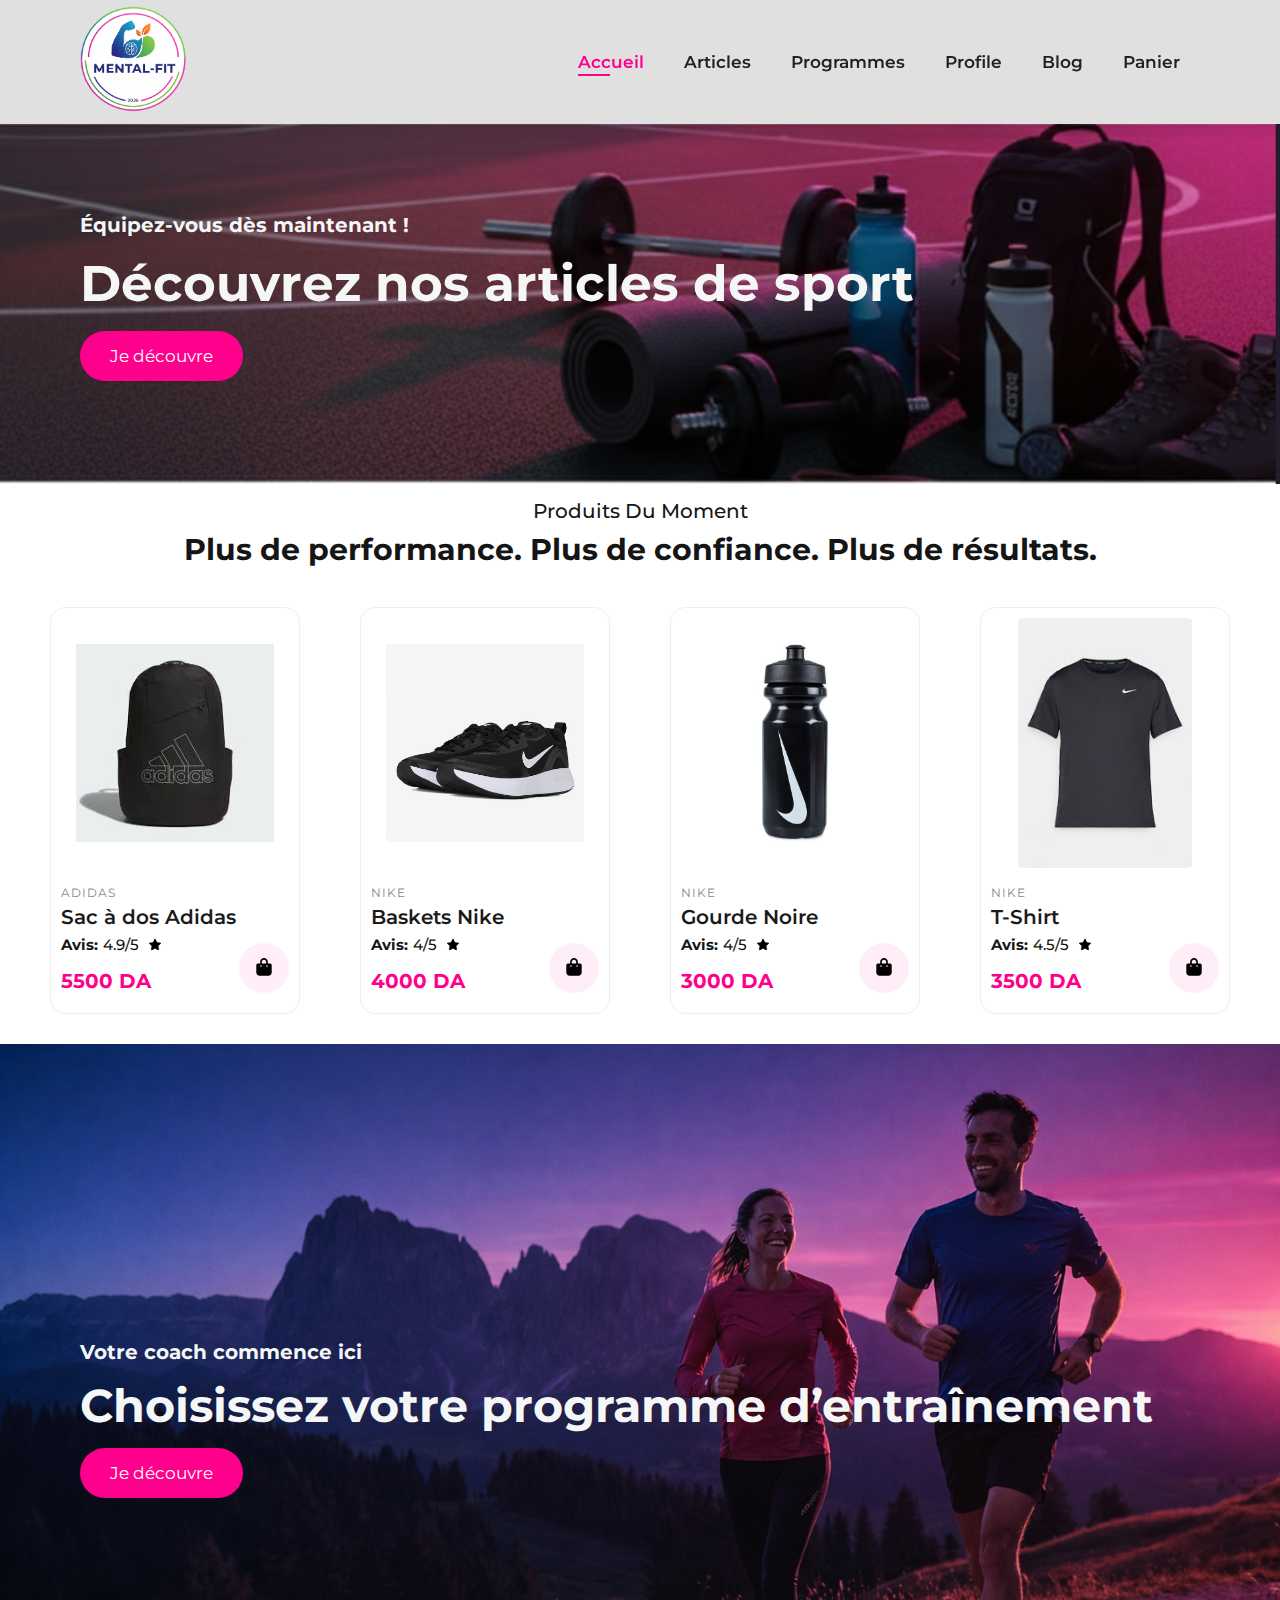
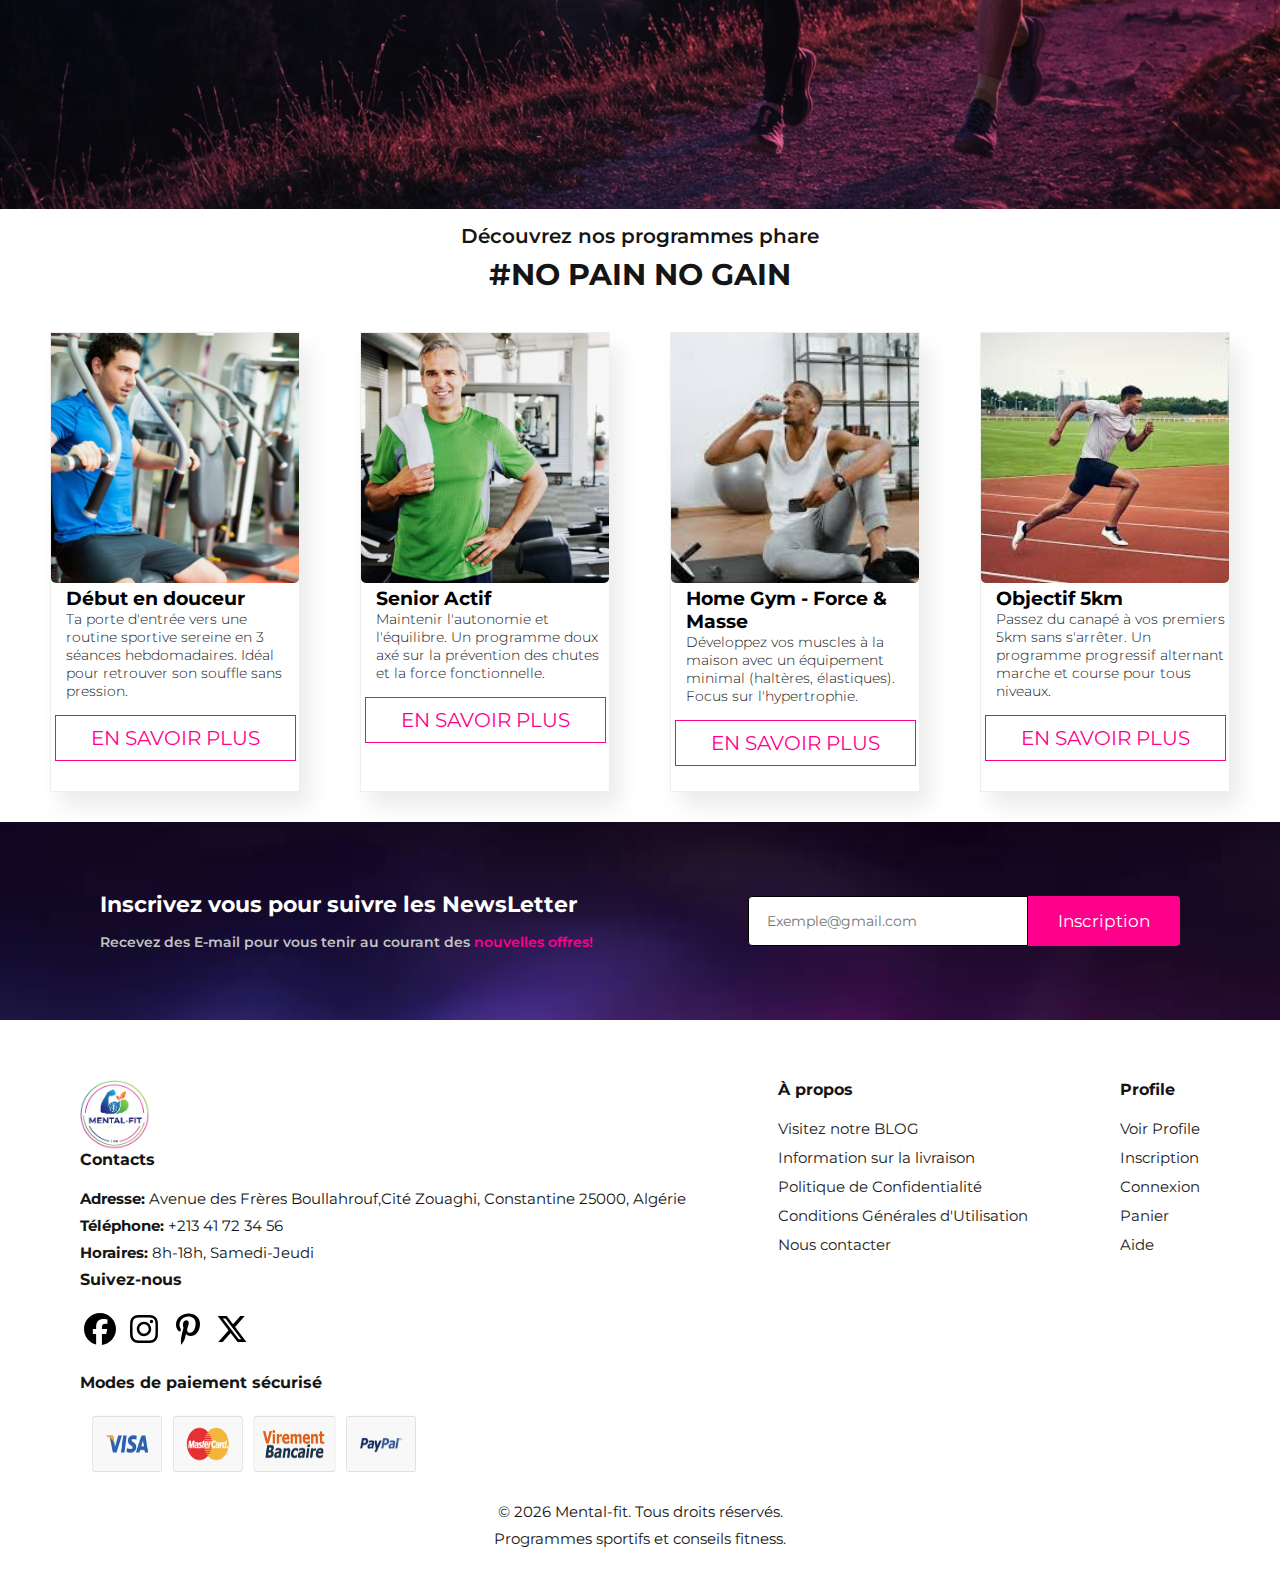
<file: index.html>
<!DOCTYPE html>
<html lang="fr">
<head>
    <meta charset="UTF-8">
    <meta name="viewport" content="width=device-width, initial-scale=1.0">
    <title>Mental-fit Accueil</title>
    <link rel="stylesheet" href="./style/style.css">
</head>
<body>
    <header id="entete">
        <div>
            <a href="#"><img src="images/page_Accueil/logo.png" class="logo" alt=""></a>
        </div>
        <div>
            <ul id="barnav">
                <li><a href="#" id="fermer">X</a></li>
                <li><a class="active" href="index.html">Accueil</a></li>
                <li><a href="content/articles.html">Articles</a></li>
                <li><a href="content/programme.html">Programmes</a></li>
                <li><a href="content/profile_login.html">Profile</a></li>
                <li><a href="content/blog.html">Blog</a></li>
                <li><a href="content/panier.html" id="pan">Panier</a></li>
                
            </ul>
        </div>
        <div id="mobile">
            <a href="content/panier.html">Panier</a>
            <button id="bar">Bar</button>
        </div>
    </header>
    <section id="proHome">
        <h4>Équipez-vous dès maintenant !</h4>
        <h1>Découvrez nos articles de sport</h1>
        <button onclick="window.location.href='content/articles.html'">Je découvre</button>
    </section>
    <section id="bestSeller" class="produit">
        <p>Produits Du Moment</p>
        <h2>Plus de performance. Plus de confiance. Plus de résultats.</h2>
        <h3>.</h3>
        <div class="prodContainer">
            <div class="pro">
                <img src="./images/prod/SacDos/SAdidas1.jpg" alt="sac a dos adidas">
                <div class="desc">
                    <span>Adidas</span>
                    <h4>Sac à dos Adidas</h4>
                    <p class="etoile"><strong>Avis:</strong> 4.9/5<img src="images/page_Accueil/icon/star.svg" alt="avis"></p>
                    <h5>5500 DA</h5>
                </div>
                <button>Acheter</button>
            </div>
            <div class="pro">
                <img src="./images/prod/Baskets/basketscourse2.jpg" alt="sac a dos dechatlon">
                <div class="desc">
                    <span>Nike</span>
                    <h4>Baskets Nike</h4>
                    <p class="etoile"><strong>Avis:</strong> 4/5<img src="images/page_Accueil/icon/star.svg" alt="avis"></p>
                    <h5>4000 DA</h5>
                </div>
                <button>Acheter</button>
            </div>
            <div class="pro">
                <img src="./images/prod/gourdes/gourde1.jpg" alt="sac a dos sport">
                <div class="desc">
                    <span>Nike</span>
                    <h4>Gourde Noire</h4>
                    <p class="etoile"><strong>Avis:</strong> 4/5<img src="images/page_Accueil/icon/star.svg" alt="avis"></p>
                    <h5>3000 DA</h5>
                </div>
                <button>Acheter</button>
            </div>
            <div class="pro">
                <img src="./images/prod/tshirt/tshirtNike.jpg" alt="sac a dos arena">
                <div class="desc">
                    <span>Nike</span>
                    <h4>T-Shirt</h4>
                    <p class="etoile"><strong>Avis:</strong> 4.5/5<img src="images/page_Accueil/icon/star.svg" alt="avis"></p>
                    <h5>3500 DA</h5>
                </div>
                <button>Acheter</button>
            </div>
        </div>
    </section>
    <section id="progHome">
        <h4>Votre coach commence ici</h4>
        <h2>Choisissez votre programme d’entraînement</h2>
        <button onclick="window.location.href='content/programme.html'">Je découvre</button>
    </section>
    <section id="progAcc">
        <p>Découvrez nos programmes phare</p>
        <h2>#NO PAIN NO GAIN</h2>
        <div class="ProgContainer">
            <div class="prog">
                <img src="./images/prog/debut.jpg" alt="debut en douceur">
                <div class="desc2">
                    <h3>Début en douceur</h3>
                    <p>Ta porte d'entrée vers une routine sportive sereine en 3 séances hebdomadaires. Idéal pour retrouver son souffle sans pression.</p>
                </div>
                <a href="./content/programme.html" class="btn-prog">EN SAVOIR PLUS</a>
            </div>
            <div class="prog">
                <img src="./images/prog/senior.jpg" alt="senior actif">
                <div class="desc2">
                    <h3>Senior Actif</h3>
                    <p>Maintenir l'autonomie et l'équilibre. Un programme doux axé sur la prévention des chutes et la force fonctionnelle.</p>
                </div>
                <a href="./content/programme.html" class="btn-prog">EN SAVOIR PLUS</a>
            </div>
            <div class="prog">
                <img src="./images/prog/homegym.jpg" alt="home gym - force & masse">
                <div class="desc2">
                    <h3>Home Gym - Force & Masse</h3>
                    <p>Développez vos muscles à la maison avec un équipement minimal (haltères, élastiques). Focus sur l'hypertrophie.</p>
                    </div>
                <a href="./content/programme.html" class="btn-prog">EN SAVOIR PLUS</a>
            </div>
            <div class="prog">
                <img src="./images/prog/running.jpg" alt="objectif 5km">
                <div class="desc2">
                    <h3>Objectif 5km</h3>
                    <p>Passez du canapé à vos premiers 5km sans s'arrêter. Un programme progressif alternant marche et course pour tous niveaux.</p>
                </div>
                <a href="./content/programme.html" class="btn-prog">EN SAVOIR PLUS</a>
            </div>
            
            
        </div>
    </section>
    <section id="newsletter">
        <div class="newstext">
            <h4>Inscrivez vous pour suivre les NewsLetter</h4>
            <p>Recevez des E-mail pour vous tenir au courant des <span>nouvelles offres!</span></p>
        </div>
        <div class="form">
            <input type="email" placeholder="Exemple@gmail.com">
            <button>Inscription</button>
        </div>
    </section>
    <footer class="piedPage">
    <div class="Col">
        <div class="colonne">
            <img class="logo" src="images/page_Accueil/logo.png" alt="" >
            <h4>Contacts</h4>
            <p><strong>Adresse: </strong> Avenue des Frères Boullahrouf,Cité Zouaghi, Constantine 25000, Algérie</p>
            <p><strong>Téléphone:</strong> +213 41 72 34 56</p>
            <p><strong>Horaires: </strong> 8h-18h, Samedi-Jeudi</p>
            <div class="reseaux">
                <h4>Suivez-nous</h4>
                <div class="icons">
                    <img class="follow" src="images/page_Accueil/icon/fb.svg" alt="facebook">
                    <img class="follow" src="images/page_Accueil/icon/ig.svg" alt="instagram">
                    <img class="follow" src="images/page_Accueil/icon/pint.svg" alt="pinterest">
                    <img class="follow" src="images/page_Accueil/icon/twitter.svg" alt="twitter">
                </div>
            </div>
        </div>
        <div class="colonne">
            <h4>À propos</h4>
            <a href="./content/blog.html">Visitez notre BLOG</a>
            <a href="#">Information sur la livraison</a>
            <a href="#">Politique de Confidentialité</a>
            <a href="#">Conditions Générales d'Utilisation </a>
            <a href="#">Nous contacter</a>
        </div>
        <div class="colonne">
            <h4>Profile</h4>
            <a href="./content/profile.html">Voir Profile</a>
            <a href="./content/profileInscription.html">Inscription</a>
            <a href="./content/profile_login.html">Connexion </a>
            <a href="./content/panier.html">Panier</a>
            <a href="#">Aide</a>
        </div>
        <div class="colonne paiement">
            <h4>Modes de paiement sécurisé</h4> 
            <img src="images/page_Accueil/icon/modepaiement.png" alt="" class="pa"> 
        </div>
    </div>
        <div class="copyright">
            <p>© 2026 Mental-fit. Tous droits réservés.</p>
            <p>Programmes sportifs et conseils fitness.</p>
        </div>
    </footer>
    <script src="script/script.js"></script>
</body>
</html>
</file>
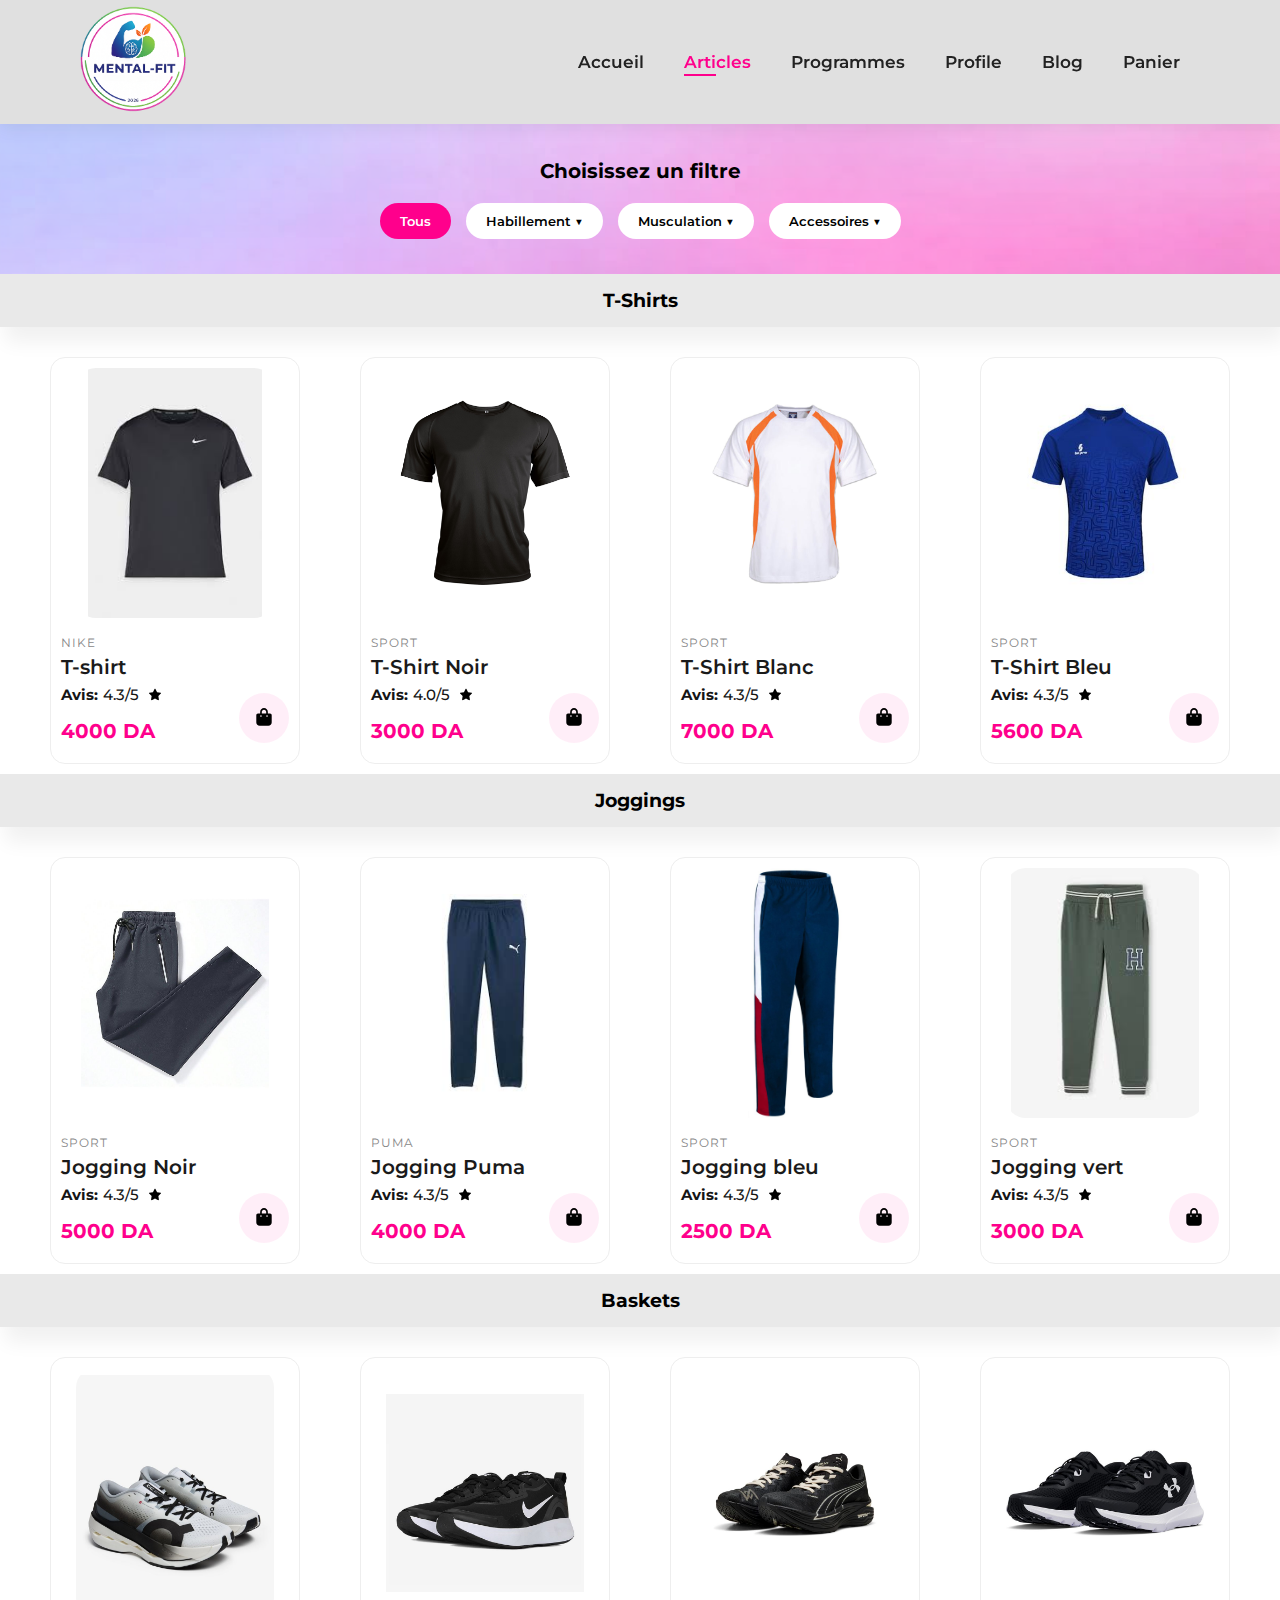
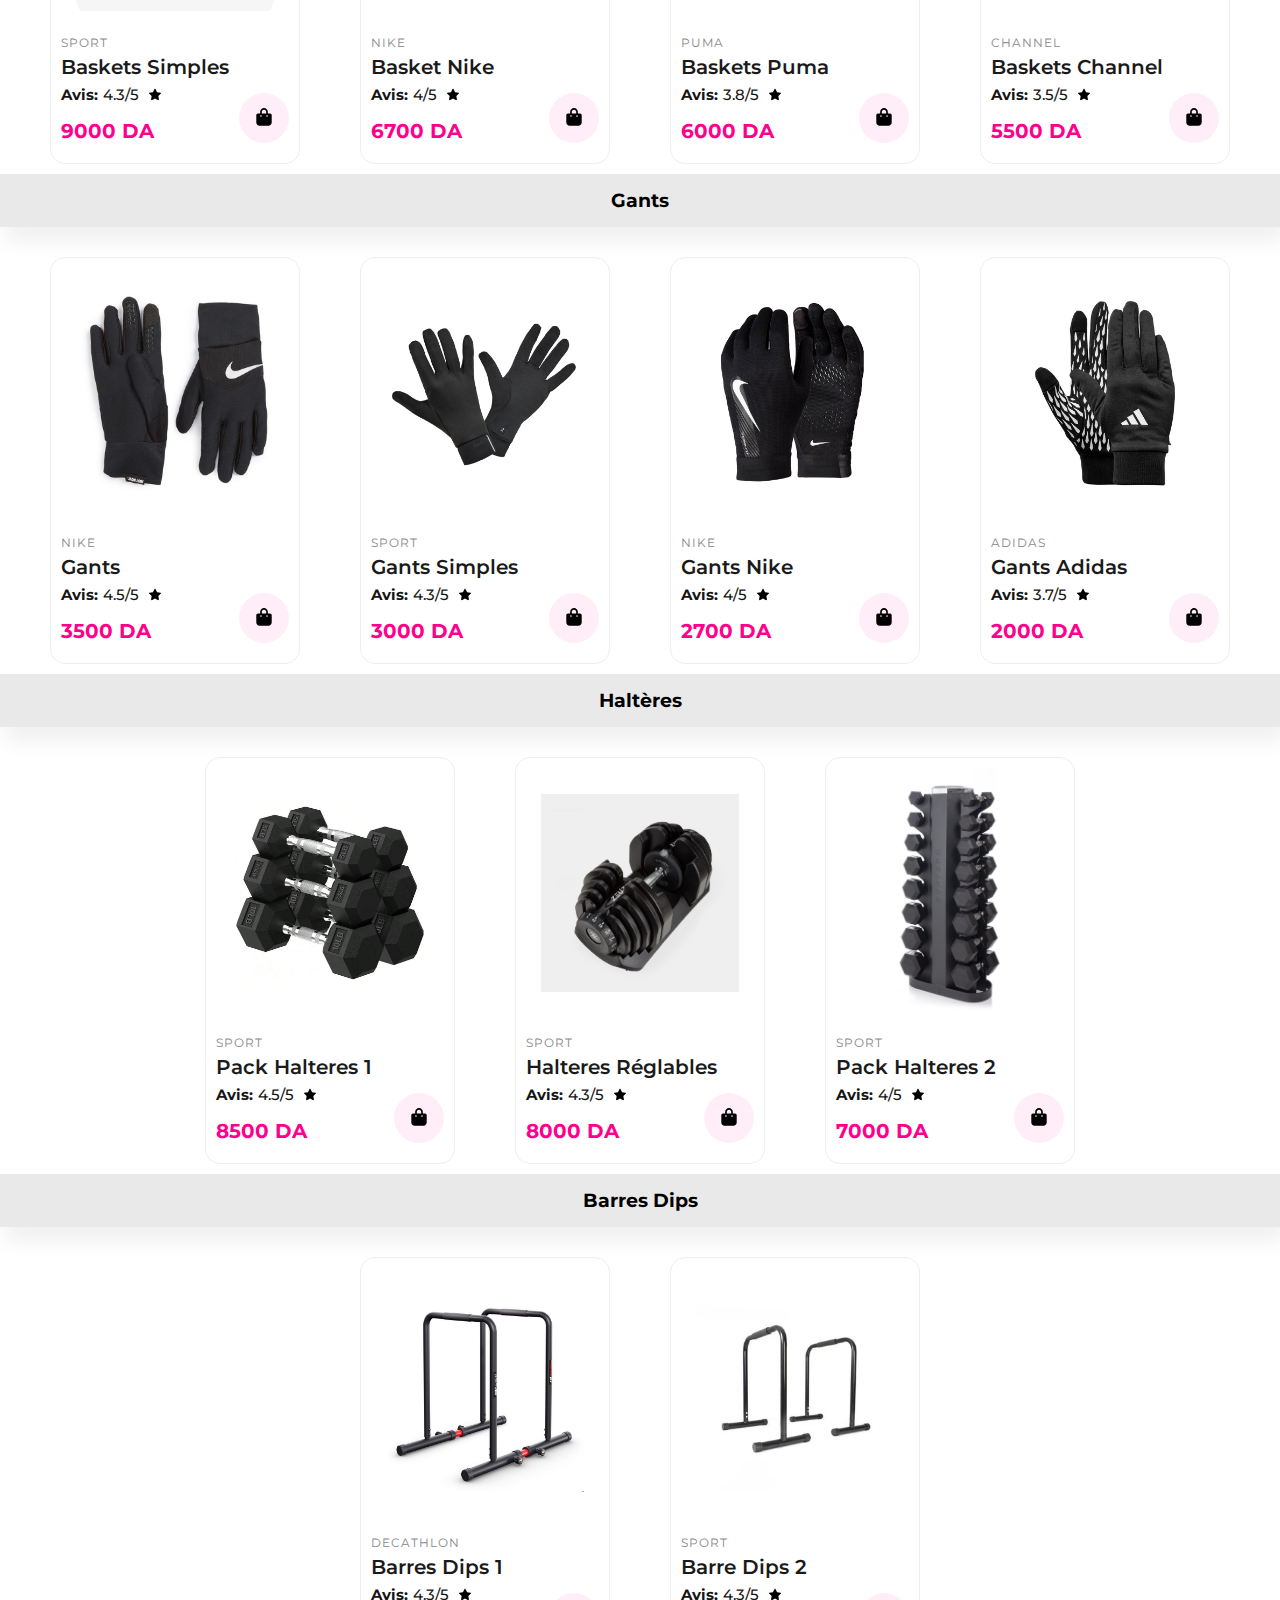
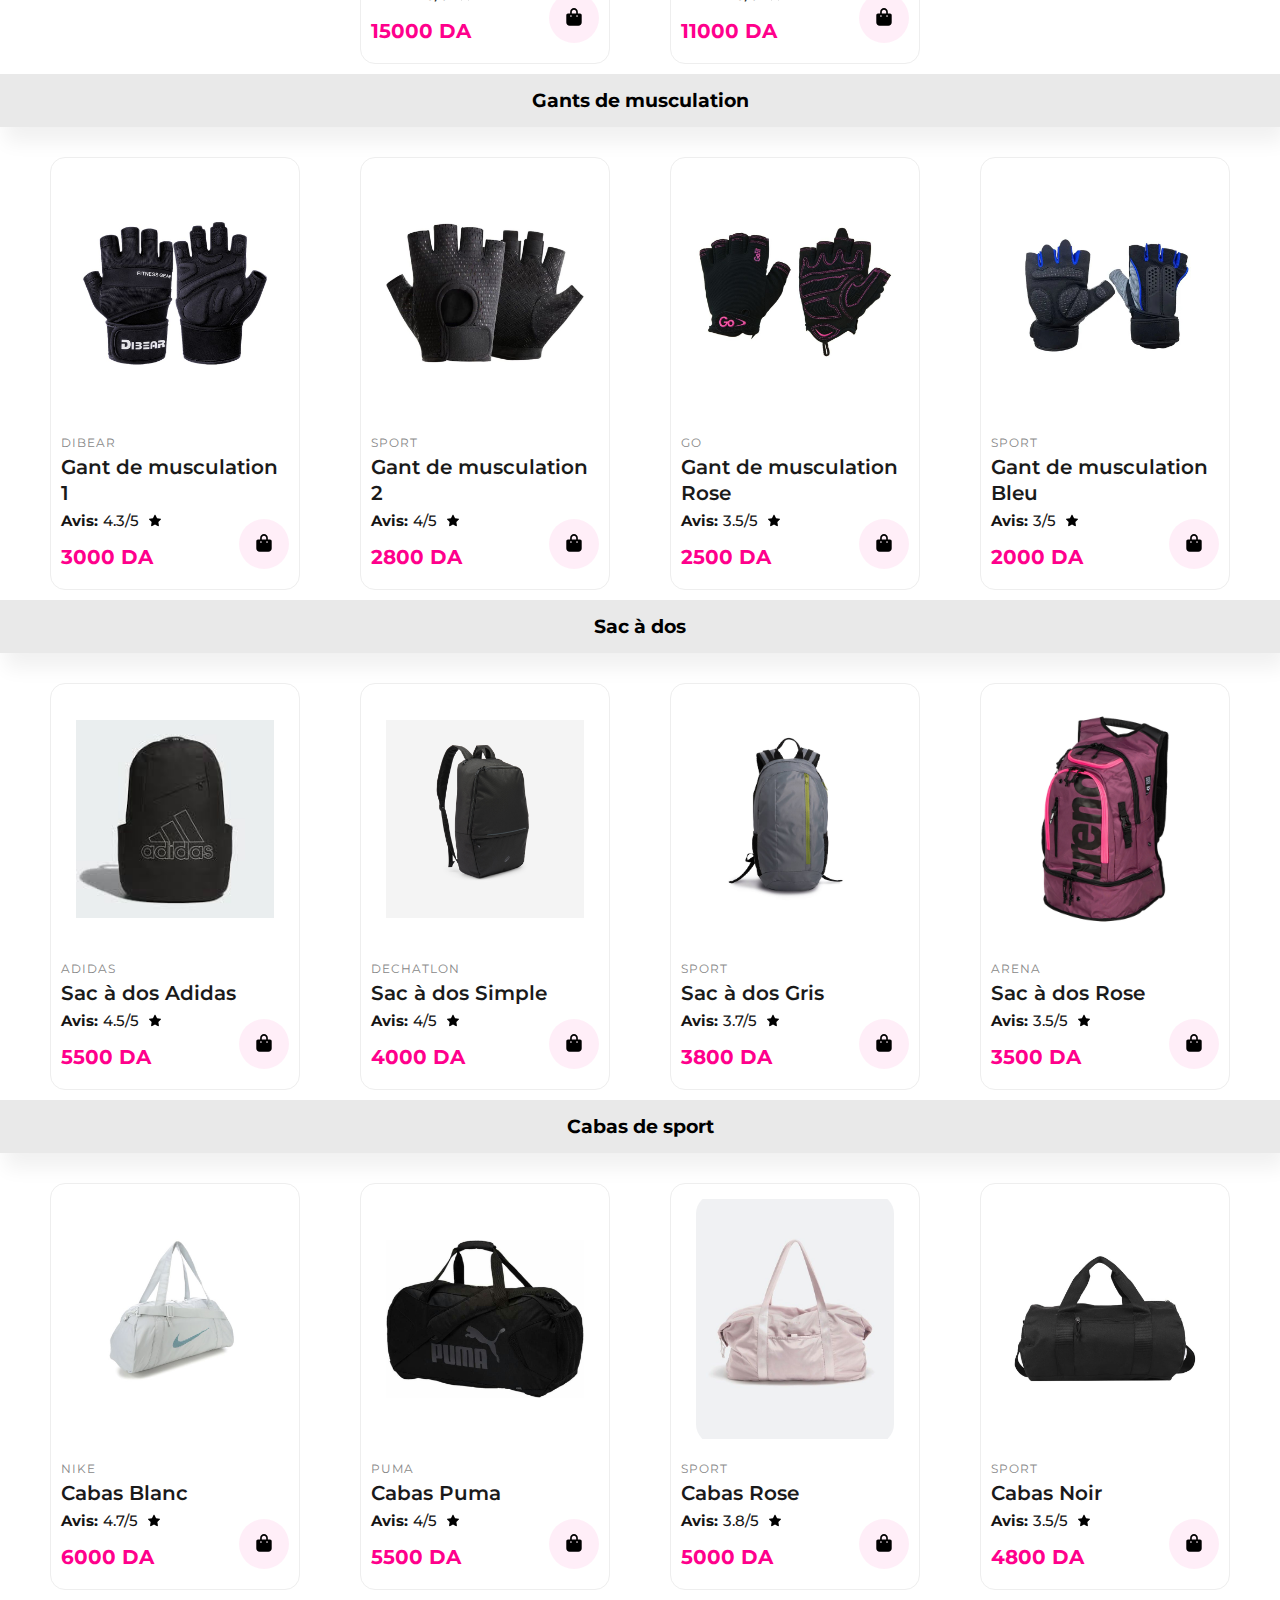
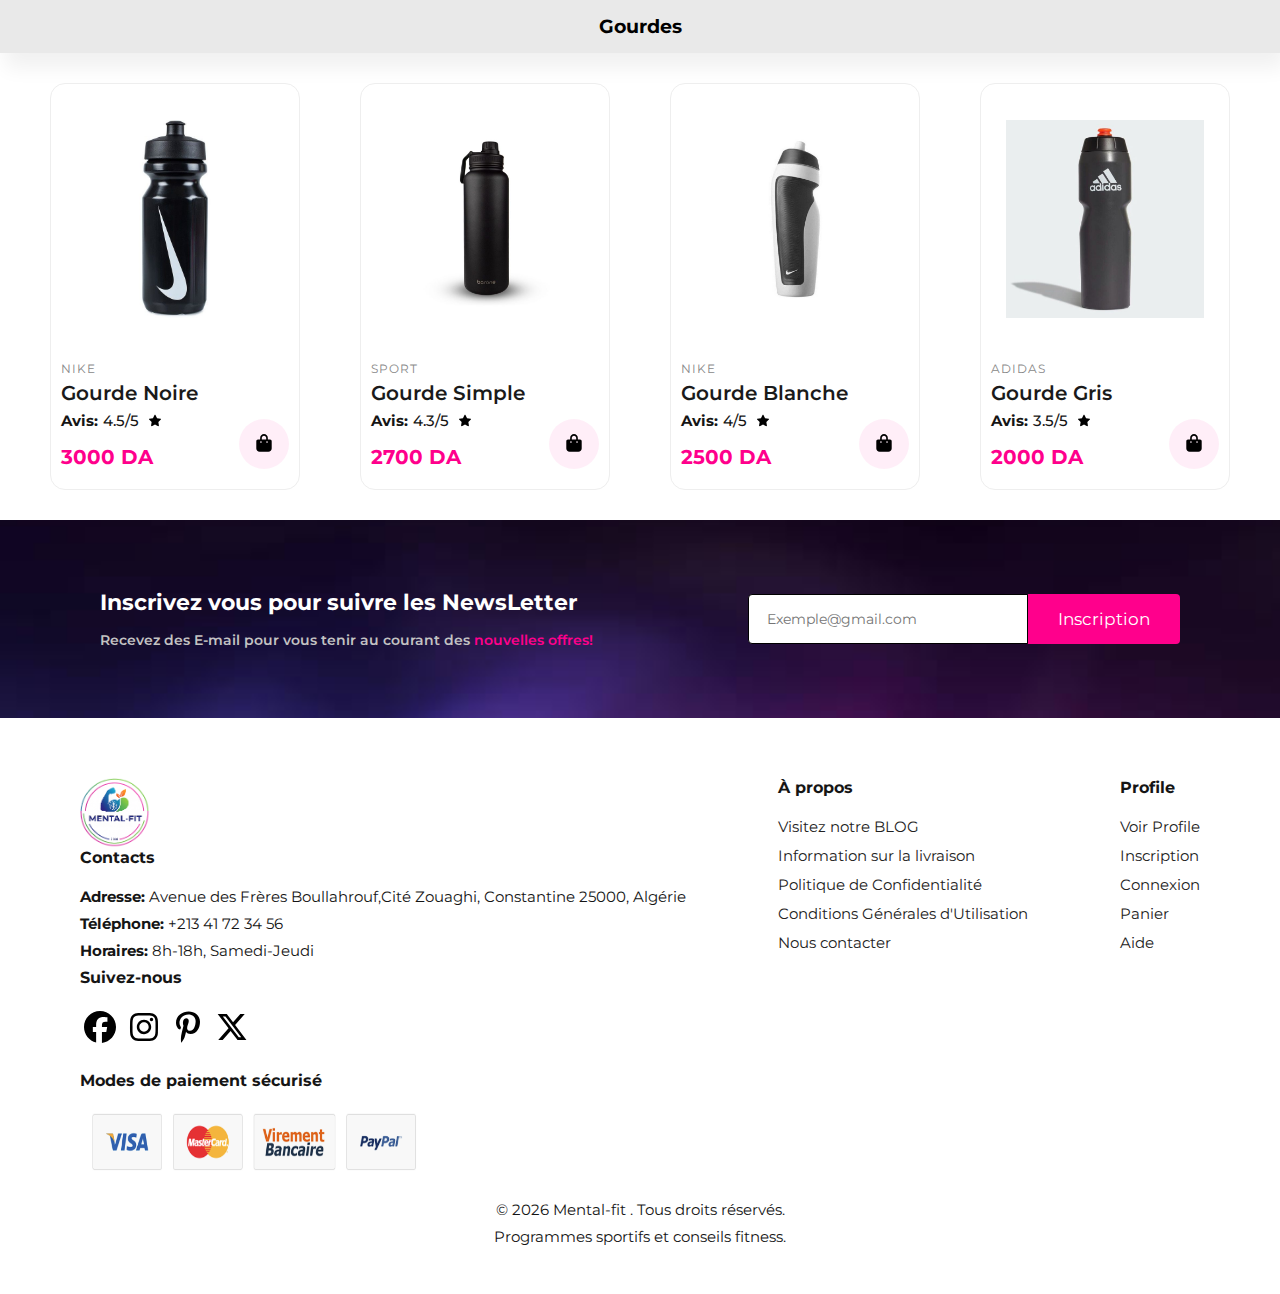
<file: content/articles.html>
<!DOCTYPE html>
<html lang="fr">
<head>
    <meta charset="UTF-8">
    <meta name="viewport" content="width=device-width, initial-scale=1.0">
    <title>Mental-fit - Articles</title>
    <link rel="stylesheet" href="../style/style.css">
    <link rel="stylesheet" href="../style/articles.css">
</head>
<body>
    <header id="entete">
        <a href="../index.html"><img src="../images/page_Accueil/logo.png" class="logo" alt=""></a>
        <div>
            <ul id="barnav">
                <li><a href="#" id="fermer">X</a></li>
                <li><a href="../index.html">Accueil</a></li>
                <li><a class="active" href="articles.html">Articles</a></li>
                <li><a href="programme.html">Programmes</a></li>
                <li><a href="profile_login.html">Profile</a></li>
                <li><a href="blog.html">Blog</a></li>
                <li><a href="panier.html" id="pan">Panier</a></li>
                
            </ul>
        </div>
        <div id="mobile">
            <a href="panier.html">Panier</a>
            <button id="bar">Bar</button>
        </div>
    </header>
    <section id="filtre">
        <h5>Choisissez un filtre</h5>
        <div class="filtre-container">
            <button class="active" data-filter="all">Tous</button>
            <div class="filtre-grp">
                <button>Habillement <span class="fleche">▼</span></button>
                <div class="sous-filtre">
                    <a href="#" data-filter="t-shirt">T-shirts</a>
                    <a href="#" data-filter="joggings">Joggings</a>
                    <a href="#" data-filter="baskets">Baskets</a>
                    <a href="#" data-filter="gants">Gants</a>
                </div>
            </div>
            <div class="filtre-grp">
                <button>Musculation <span class="fleche">▼</span></button>
                <div class="sous-filtre">
                    <a href="#" data-filter="halteres">Haltères</a>
                    <a href="#" data-filter="barre-dips">Barres dips</a>
                    <a href="#" data-filter="gants-muscu">Gants de musculation</a>
                </div>
            </div>
            <div class="filtre-grp">
                <button>Accessoires <span class="fleche">▼</span></button>
                <div class="sous-filtre">
                    <a href="#" data-filter="sac-a-dos">Sac à dos</a>
                    <a href="#" data-filter="cabas">Cabas</a>
                    <a href="#" data-filter="gourdes">Gourdes</a>
                </div>
            </div>
        </div>
        
    </section>

    <section id="magasin">
        <div class="nomCat">
            <h5>T-Shirts</h5>
        </div>
        
        <div class="prodContainer" data-cat="t-shirt">
            
            <div class="pro" >
                <img src="../images/prod/tshirt/tshirtNike.jpg" alt="t-shirt nike">
                <div class="desc">
                    <span>Nike</span>
                    <h4>T-shirt</h4>
                    <p class="etoile"><strong>Avis:</strong> 4.3/5<img src="../images/page_Accueil/icon/star.svg" alt="avis"></p>
                    <h5>4000 DA</h5>
                </div>
                <button type="button">Acheter</button>
            </div>
            <div class="pro" >
                <img src="../images/prod/tshirt/tshirt1.jpg" alt="t-shirt noir">
                <div class="desc">
                    <span>SPORT</span>
                    <h4>T-Shirt Noir</h4>
                    <p class="etoile"><strong>Avis:</strong> 4.0/5<img src="../images/page_Accueil/icon/star.svg" alt="avis"></p>
                    <h5>3000 DA</h5>
                </div>
                <button type="button">Acheter</button>
            </div>
            <div class="pro" >
                <img src="../images/prod/tshirt/tshirt2.jpg" alt="t-shirt blanc">
                <div class="desc">
                    <span>SPORT</span>
                    <h4>T-Shirt Blanc</h4>
                    <p class="etoile"><strong>Avis:</strong> 4.3/5<img src="../images/page_Accueil/icon/star.svg" alt="avis"></p>
                    <h5>7000 DA</h5>
                </div>
                <button type="button">Acheter</button>
            </div>
            <div class="pro" >
                <img src="../images/prod/tshirt/tshirt3.jpg" alt="t-shirt bleu">
                <div class="desc">
                    <span>SPORT</span>
                    <h4>T-Shirt Bleu</h4>
                    <p class="etoile"><strong>Avis:</strong> 4.3/5<img src="../images/page_Accueil/icon/star.svg" alt="avis"></p>
                    <h5>5600 DA</h5>
                </div>
                <button type="button">Acheter</button>
            </div>

            
        </div>

        <div class="nomCat">
            <h5>Joggings</h5>
        </div>    
        <div class="prodContainer" data-cat="joggings">
            
            <div class="pro" >
                <img src="../images/prod/jogging/jogging1.jpg" alt="jogging noir">
                <div class="desc">
                    <span>SPORT</span>
                    <h4>Jogging Noir</h4>
                    <p class="etoile"><strong>Avis:</strong> 4.3/5<img src="../images/page_Accueil/icon/star.svg" alt="avis"></p>
                    <h5>5000 DA</h5>
                </div>
                <button>Acheter</button>
            </div>
            <div class="pro" >
                <img src="../images/prod/jogging/joggingPuma.jpg" alt="jogging puma">
                <div class="desc">
                    <span>Puma</span>
                    <h4>Jogging Puma</h4>
                    <p class="etoile"><strong>Avis:</strong> 4.3/5<img src="../images/page_Accueil/icon/star.svg" alt="avis"></p>
                    <h5>4000 DA</h5>
                </div>
                <button>Acheter</button>
            </div>
            <div class="pro" >
                <img src="../images/prod/jogging/jogging3.jpg" alt="jogging bleu">
                <div class="desc">
                    <span>SPORT</span>
                    <h4>Jogging bleu</h4>
                    <p class="etoile"><strong>Avis:</strong> 4.3/5<img src="../images/page_Accueil/icon/star.svg" alt="avis"></p>
                    <h5>2500 DA</h5>
                </div>
                <button>Acheter</button>
            </div>
            <div class="pro" >
                <img src="../images/prod/jogging/jogging2.jpg" alt="jogging vert">
                <div class="desc">
                    <span>SPORT</span>
                    <h4>Jogging vert</h4>
                    <p class="etoile"><strong>Avis:</strong> 4.3/5<img src="../images/page_Accueil/icon/star.svg" alt="avis"></p>
                    <h5>3000 DA</h5>
                </div>
                <button>Acheter</button>
            </div>           
        </div>

        <div class="nomCat">
            <h5>Baskets</h5>
        </div>
        
        <div class="prodContainer" data-cat="baskets">
            
            <div class="pro" >
                <img src="../images/prod/Baskets/basketscourse1.jpg" alt="baskets sport">
                <div class="desc">
                    <span>Sport</span>
                    <h4>Baskets Simples</h4>
                    <p class="etoile"><strong>Avis:</strong> 4.3/5<img src="../images/page_Accueil/icon/star.svg" alt="avis"></p>
                    <h5>9000 DA</h5>
                </div>
                <button>Acheter</button>
            </div>
            <div class="pro" >
                <img src="../images/prod/Baskets/basketscourse2.jpg" alt="baskets nike">
                <div class="desc">
                    <span>Nike</span>
                    <h4>Basket Nike</h4>
                    <p class="etoile"><strong>Avis:</strong> 4/5<img src="../images/page_Accueil/icon/star.svg" alt="avis"></p>
                    <h5>6700 DA</h5>
                </div>
                <button>Acheter</button>
            </div>
            <div class="pro" >
                <img src="../images/prod/Baskets/basketscourse3.jpg" alt="baskets puma">
                <div class="desc">
                    <span>Puma</span>
                    <h4>Baskets Puma</h4>
                    <p class="etoile"><strong>Avis:</strong> 3.8/5<img src="../images/page_Accueil/icon/star.svg" alt="avis"></p>
                    <h5>6000 DA</h5>
                </div>
                <button>Acheter</button>
            </div>
            <div class="pro" >
                <img src="../images/prod/Baskets/basketscoourse4.jpg" alt="baskets channel">
                <div class="desc">
                    <span>Channel</span>
                    <h4>Baskets Channel</h4>
                    <p class="etoile"><strong>Avis:</strong> 3.5/5<img src="../images/page_Accueil/icon/star.svg" alt="avis"></p>
                    <h5>5500 DA</h5>
                </div>
                <button>Acheter</button>
            </div>
            
        </div>

        <div class="nomCat">
            <h5>Gants </h5>
        </div>
        
        <div class="prodContainer" data-cat="gants">
            
            <div class="pro" >
                <img src="../images/prod/Gants/gantnormal1nike.jpg" alt="gants nike">
                <div class="desc">
                    <span>Nike</span>
                    <h4>Gants</h4>
                    <p class="etoile"><strong>Avis:</strong> 4.5/5<img src="../images/page_Accueil/icon/star.svg" alt="avis"></p>
                    <h5>3500 DA</h5>
                </div>
                <button>Acheter</button>
            </div>
            <div class="pro" >
                <img src="../images/prod/Gants/gantnormal2.jpg" alt="gants sport">
                <div class="desc">
                    <span>Sport</span>
                    <h4>Gants Simples</h4>
                    <p class="etoile"><strong>Avis:</strong> 4.3/5<img src="../images/page_Accueil/icon/star.svg" alt="avis"></p>
                    <h5>3000 DA</h5>
                </div>
                <button>Acheter</button>
            </div>
            <div class="pro" >
                <img src="../images/prod/Gants/gantnormal3.jpg" alt="gants nike">
                <div class="desc">
                    <span>Nike</span>
                    <h4>Gants Nike</h4>
                    <p class="etoile"><strong>Avis:</strong> 4/5<img src="../images/page_Accueil/icon/star.svg" alt="avis"></p>
                    <h5>2700 DA</h5>
                </div>
                <button>Acheter</button>
            </div>
            <div class="pro" >
                <img src="../images/prod/Gants/gantnormal4adidas.jpg" alt="gants adidas">
                <div class="desc">
                    <span>Adidas</span>
                    <h4>Gants Adidas</h4>
                    <p class="etoile"><strong>Avis:</strong> 3.7/5<img src="../images/page_Accueil/icon/star.svg" alt="avis"></p>
                    <h5>2000 DA</h5>
                </div>
                <button>Acheter</button>
            </div>
            
        </div>

        <div class="nomCat">
            <h5>Haltères </h5>
        </div>
        
        <div class="prodContainer" data-cat="halteres">
            
            <div class="pro" >
                <img src="../images/prod/halt_/HaltPack1.jpg" alt="alteres sport">
                <div class="desc">
                    <span>Sport</span>
                    <h4>Pack Halteres 1</h4>
                    <p class="etoile"><strong>Avis:</strong> 4.5/5<img src="../images/page_Accueil/icon/star.svg" alt="avis"></p>
                    <h5>8500 DA</h5>
                </div>
                <button>Acheter</button>
            </div>
            <div class="pro" >
                <img src="../images/prod/halt_/HaltReglable5_40.webp" alt="alteres sport">
                <div class="desc">
                    <span>Sport</span>
                    <h4>Halteres Réglables </h4>
                    <p class="etoile"><strong>Avis:</strong> 4.3/5<img src="../images/page_Accueil/icon/star.svg" alt="avis"></p>
                    <h5>8000 DA</h5>
                </div>
                <button>Acheter</button>
            </div>
            <div class="pro" >
                <img src="../images/prod/halt_/HaltPack2.jpg" alt="alteres sport">
                <div class="desc">
                    <span>Sport</span>
                    <h4>Pack Halteres 2</h4>
                    <p class="etoile"><strong>Avis:</strong> 4/5<img src="../images/page_Accueil/icon/star.svg" alt="avis"></p>
                    <h5>7000 DA</h5>
                </div>
                <button>Acheter</button>
            </div>
            
            
        </div>
        <div class="nomCat">
            <h5>Barres Dips </h5>
        </div>
        
        <div class="prodContainer" data-cat="barre-dips">
            
            <div class="pro" >
                <img src="../images/prod/barredips/barredips1.jpg" alt="barres dips decathlon">
                <div class="desc">
                    <span>Decathlon</span>
                    <h4>Barres Dips 1</h4>
                    <p class="etoile"><strong>Avis:</strong> 4.3/5<img src="../images/page_Accueil/icon/star.svg" alt="avis"></p>
                    <h5>15000 DA</h5>
                </div>
                <button>Acheter</button>
            </div>
            
            <div class="pro" >
                <img src="../images/prod/barredips/barredips2.jpg" alt="barre dips sport">
                <div class="desc">
                    <span>Sport</span>
                    <h4>Barre Dips 2</h4>
                    <p class="etoile"><strong>Avis:</strong> 4.3/5<img src="../images/page_Accueil/icon/star.svg" alt="avis"></p>
                    <h5>11000 DA</h5>
                </div>
                <button>Acheter</button>
            </div>
            
            
        </div>
        <div class="nomCat">
            <h5>Gants de musculation </h5>
        </div>
        
        <div class="prodContainer" data-cat="gants-muscu">
            
            <div class="pro" >
                <img src="../images/prod/GantsMuscu/gantmuscu1.jpg" alt="gantmuscu dibear">
                <div class="desc">
                    <span>Dibear</span>
                    <h4>Gant de musculation 1</h4>
                    <p class="etoile"><strong>Avis:</strong> 4.3/5<img src="../images/page_Accueil/icon/star.svg" alt="avis"></p>
                    <h5>3000 DA</h5>
                </div>
                <button>Acheter</button>
            </div>
            <div class="pro" >
                <img src="../images/prod/GantsMuscu/gantmuscu2.jpg" alt="gantmuscu sport">
                <div class="desc">
                    <span>Sport</span>
                    <h4>Gant de musculation 2</h4>
                    <p class="etoile"><strong>Avis:</strong> 4/5<img src="../images/page_Accueil/icon/star.svg" alt="avis"></p>
                    <h5>2800 DA</h5>
                </div>
                <button>Acheter</button>
            </div>
            <div class="pro" >
                <img src="../images/prod/GantsMuscu/gantmuscu3.jpg" alt="gantmuscu go">
                <div class="desc">
                    <span>Go</span>
                    <h4>Gant de musculation Rose</h4>
                    <p class="etoile"><strong>Avis:</strong> 3.5/5<img src="../images/page_Accueil/icon/star.svg" alt="avis"></p>
                    <h5>2500 DA</h5>
                </div>
                <button>Acheter</button>
            </div>
            <div class="pro" >
                <img src="../images/prod/GantsMuscu/gantmuscu4.jpg" alt="gantmuscu sport">
                <div class="desc">
                    <span>Sport</span>
                    <h4>Gant de musculation Bleu</h4>
                    <p class="etoile"><strong>Avis:</strong> 3/5<img src="../images/page_Accueil/icon/star.svg" alt="avis"></p>
                    <h5>2000 DA</h5>
                </div>
                <button>Acheter</button>
            </div>
            
            
            
            
        </div>


    
        <div class="nomCat">
            <h5>Sac à dos</h5>
        </div>
        
        <div class="prodContainer" data-cat="sac-a-dos">
            
            <div class="pro" >
                <img src="../images/prod/SacDos/SAdidas1.jpg" alt="sac a dos adidas">
                <div class="desc">
                    <span>Adidas</span>
                    <h4>Sac à dos Adidas</h4>
                    <p class="etoile"><strong>Avis:</strong> 4.5/5<img src="../images/page_Accueil/icon/star.svg" alt="avis"></p>
                    <h5>5500 DA</h5>
                </div>
                <button>Acheter</button>
            </div>
            <div class="pro" >
                <img src="../images/prod/SacDos/SDecat1.jpg" alt="sac a dos dechatlon">
                <div class="desc">
                    <span>Dechatlon</span>
                    <h4>Sac à dos Simple</h4>
                    <p class="etoile"><strong>Avis:</strong> 4/5<img src="../images/page_Accueil/icon/star.svg" alt="avis"></p>
                    <h5>4000 DA</h5>
                </div>
                <button>Acheter</button>
            </div>
            <div class="pro" >
                <img src="../images/prod/SacDos/Sgreen1.jpg" alt="sac a dos sport">
                <div class="desc">
                    <span>Sport</span>
                    <h4>Sac à dos Gris</h4>
                    <p class="etoile"><strong>Avis:</strong> 3.7/5<img src="../images/page_Accueil/icon/star.svg" alt="avis"></p>
                    <h5>3800 DA</h5>
                </div>
                <button>Acheter</button>
            </div>
            <div class="pro" >
                <img src="../images/prod/SacDos/SArena1.jpg" alt="sac a dos arena">
                <div class="desc">
                    <span>Arena</span>
                    <h4>Sac à dos Rose</h4>
                    <p class="etoile"><strong>Avis:</strong> 3.5/5<img src="../images/page_Accueil/icon/star.svg" alt="avis"></p>
                    <h5>3500 DA</h5>
                </div>
                <button>Acheter</button>
            </div>

            
        </div>
        <div class="nomCat">
            <h5>Cabas de sport</h5>
        </div>
        
        <div class="prodContainer" data-cat="cabas">
            
            <div class="pro" >
                <img src="../images/prod/cabas/cabas3nike.jpg" alt="cabas nike">
                <div class="desc">
                    <span>Nike</span>
                    <h4>Cabas Blanc</h4>
                    <p class="etoile"><strong>Avis:</strong> 4.7/5<img src="../images/page_Accueil/icon/star.svg" alt="avis"></p>
                    <h5>6000 DA</h5>
                </div>
                <button>Acheter</button>
            </div>
            <div class="pro" >
                <img src="../images/prod/cabas/cabas4puma.jpg" alt="cabas puma">
                <div class="desc">
                    <span>Puma</span>
                    <h4>Cabas Puma</h4>
                    <p class="etoile"><strong>Avis:</strong> 4/5<img src="../images/page_Accueil/icon/star.svg" alt="avis"></p>
                    <h5>5500 DA</h5>
                </div>
                <button>Acheter</button>
            </div>
            <div class="pro" >
                <img src="../images/prod/cabas/cabas2rose.jpg" alt="cabas sport">
                <div class="desc">
                    <span>Sport</span>
                    <h4>Cabas Rose</h4>
                    <p class="etoile"><strong>Avis:</strong> 3.8/5<img src="../images/page_Accueil/icon/star.svg" alt="avis"></p>
                    <h5>5000 DA</h5>
                </div>
                <button>Acheter</button>
            </div>
            <div class="pro" >
                <img src="../images/prod/cabas/cabas1.jpg" alt="cabas sport">
                <div class="desc">
                    <span>sport</span>
                    <h4>Cabas Noir</h4>
                    <p class="etoile"><strong>Avis:</strong> 3.5/5<img src="../images/page_Accueil/icon/star.svg" alt="avis"></p>
                    <h5>4800 DA</h5>
                </div>
                <button>Acheter</button>
            </div>

            
        </div>

        <div class="nomCat">
            <h5>Gourdes</h5>
        </div>
        <div class="prodContainer" data-cat="gourdes">
            <div class="pro" >
                <img src="../images/prod/gourdes/gourde1.jpg" alt="gourde nike">
                <div class="desc">
                    <span>Nike</span>
                    <h4>Gourde Noire</h4>
                    <p class="etoile"><strong>Avis:</strong> 4.5/5<img src="../images/page_Accueil/icon/star.svg" alt="avis"></p>
                    <h5>3000 DA</h5>
                </div>
                <button>Acheter</button>
            </div>
            <div class="pro" >
                <img src="../images/prod/gourdes/gourde2.jpg" alt="gourde sport">
                <div class="desc">
                    <span>Sport</span>
                    <h4>Gourde Simple</h4>
                    <p class="etoile"><strong>Avis:</strong> 4.3/5<img src="../images/page_Accueil/icon/star.svg" alt="avis"></p>
                    <h5>2700 DA</h5>
                </div>
                <button>Acheter</button>
            </div>
            <div class="pro" >
                <img src="../images/prod/gourdes/gourde3.jpg" alt="gourde nike">
                <div class="desc">
                    <span>Nike</span>
                    <h4>Gourde Blanche</h4>
                    <p class="etoile"><strong>Avis:</strong> 4/5<img src="../images/page_Accueil/icon/star.svg" alt="avis"></p>
                    <h5>2500 DA</h5>
                </div>
                <button>Acheter</button>
            </div>
            <div class="pro" >
                <img src="../images/prod/gourdes/gourde4.jpg" alt="gourde adidas">
                <div class="desc">
                    <span>Adidas</span>
                    <h4>Gourde Gris</h4>
                    <p class="etoile"><strong>Avis:</strong> 3.5/5<img src="../images/page_Accueil/icon/star.svg" alt="avis"></p>
                    <h5>2000 DA</h5>
                </div>
                <button>Acheter</button>
            </div>

        </div>
    </section>

    <section id="newsletter">
        <div class="newstext">
            <h4>Inscrivez vous pour suivre les NewsLetter</h4>
            <p>Recevez des E-mail pour vous tenir au courant des <span>nouvelles offres!</span></p>
        </div>
        <div class="form">
            <input type="email" placeholder="Exemple@gmail.com">
            <button>Inscription</button>
        </div>
    </section>

    <footer class="piedPage">
    <div class="Col">
        <div class="colonne">
            <img class="logo" src="../images/page_Accueil/logo.png" alt="" >
            <h4>Contacts</h4>
            <p><strong>Adresse: </strong> Avenue des Frères Boullahrouf,Cité Zouaghi, Constantine 25000, Algérie</p>
            <p><strong>Téléphone:</strong> +213 41 72 34 56</p>
            <p><strong>Horaires: </strong> 8h-18h, Samedi-Jeudi</p>
            <div class="reseaux">
                <h4>Suivez-nous</h4>
                <div class="icons">
                    <img class="follow" src="../images/page_Accueil/icon/fb.svg" alt="facebook">
                    <img class="follow" src="../images/page_Accueil/icon/ig.svg" alt="instagram">
                    <img class="follow" src="../images/page_Accueil/icon/pint.svg" alt="pinterest">
                    <img class="follow" src="../images/page_Accueil/icon/twitter.svg" alt="twitter">
                </div>
            </div>
        </div>
        <div class="colonne">
            <h4>À propos</h4>
            <a href="blog.html">Visitez notre BLOG</a>
            <a href="#">Information sur la livraison</a>
            <a href="#">Politique de Confidentialité</a>
            <a href="#">Conditions Générales d'Utilisation </a>
            <a href="#">Nous contacter</a>
        </div>
        <div class="colonne">
            <h4>Profile</h4>
            <a href="profile.html">Voir Profile</a>
            <a href="profileInscription.html">Inscription</a>
            <a href="profile_login.html">Connexion </a>
            <a href="panier.html">Panier</a>
            <a href="#">Aide</a>
        </div>
        <div class="colonne paiement">
            <h4>Modes de paiement sécurisé</h4> 
            <img src="../images/page_Accueil/icon/modepaiement.png" alt="" class="pa"> 
        </div>
    </div>
        <div class="copyright">
            <p>© 2026 Mental-fit . Tous droits réservés.</p>
            <p>Programmes sportifs et conseils fitness.</p>
        </div>
    </footer>
    <script src="../script/script.js"></script>
</body>
</html>
</file>
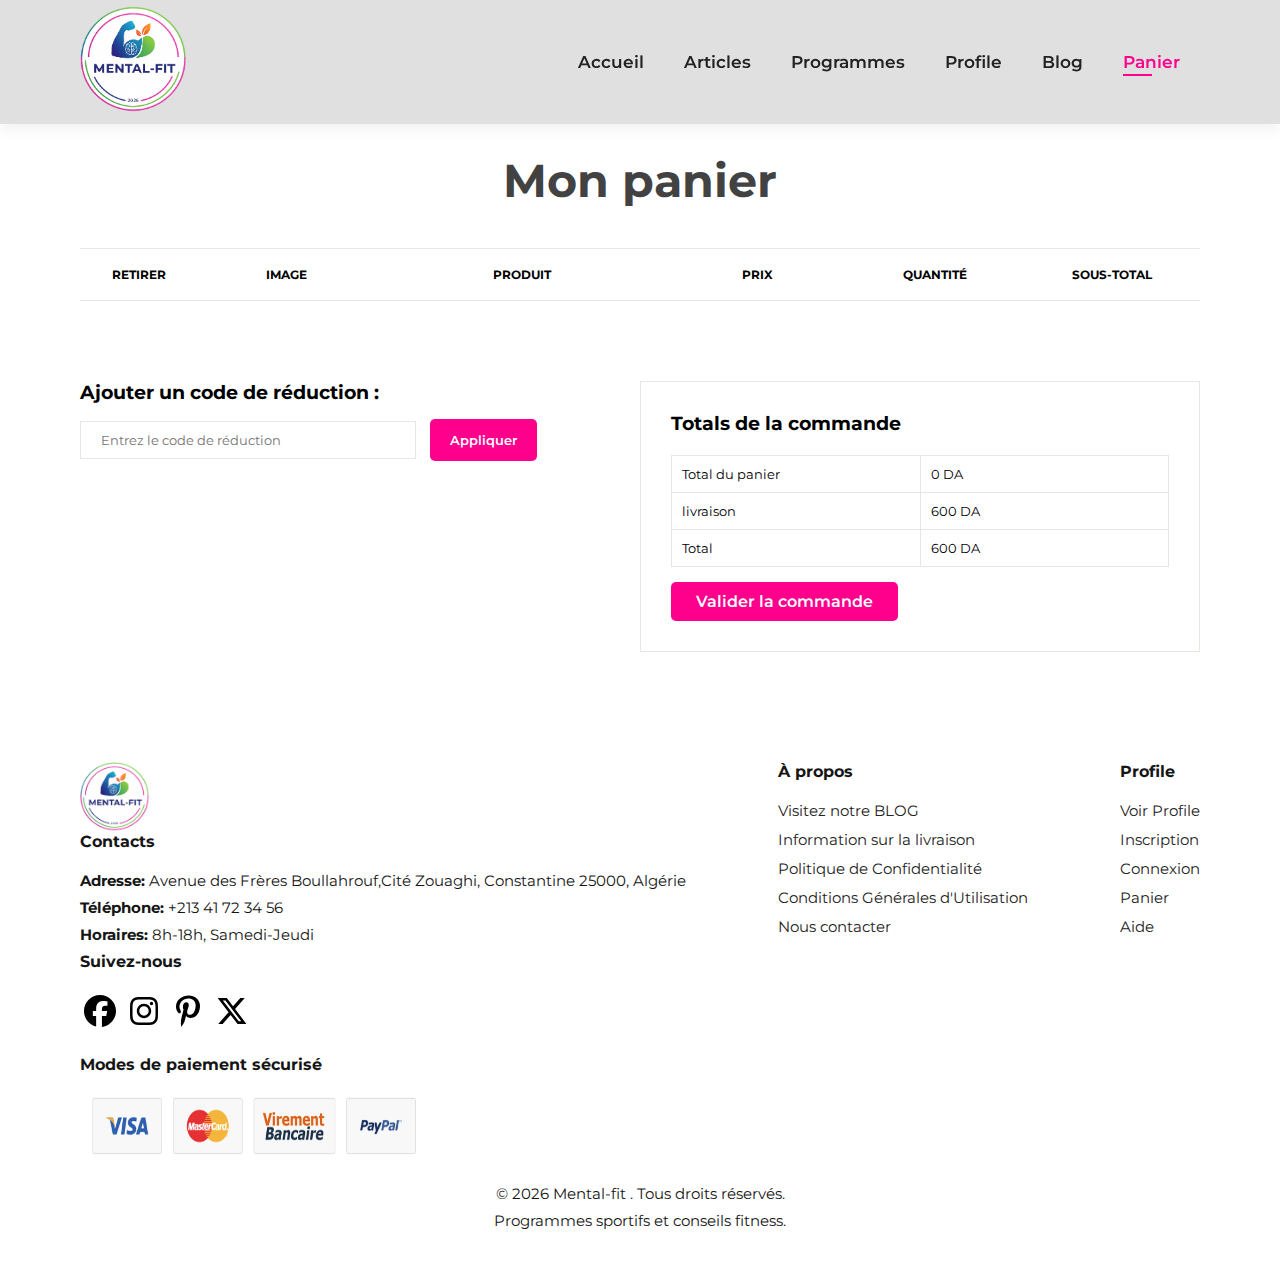
<file: content/panier.html>
<!DOCTYPE html>
<html lang="fr">
<head>
    <meta charset="UTF-8">
    <meta name="viewport" content="width=device-width, initial-scale=1.0">
    <title>Mental-fit - Panier</title>
    <link rel="stylesheet" href="../style/style.css">
    <link rel="stylesheet" href="../style/panier.css">
</head>
<body>
    <header id="entete">
        <a href="../index.html"><img src="../images/page_Accueil/logo.png" class="logo" alt=""></a>
        <div>
            <ul id="barnav">
                <li><a href="#" id="fermer">X</a></li>
                <li><a href="../index.html">Accueil</a></li>
                <li><a href="articles.html">Articles</a></li>
                <li><a href="programme.html">Programmes</a></li>
                <li><a href="profile_login.html">Profile</a></li>
                <li><a href="blog.html">Blog</a></li>
                <li><a class="active" href="panier.html" id="pan">Panier</a></li>
                
            </ul>
        </div>
        <div id="mobile">
            <a class="active" href="#">Panier</a>
            <button id="bar">Bar</button>
        </div>
    </header>
    <div class="titre">
        <h2>Mon panier</h2>
    </div>
    <section id="panier" >
        <h2>.</h2>
        <div class="tab">
        <table>
            <thead>
                <tr>
                    <td>Retirer</td>
                    <td>image</td>
                    <td>produit</td>
                    <td>prix</td>
                    <td>quantité</td>
                    <td>sous-total</td>
                </tr>
            </thead>
            <tbody>
              
            </tbody>
        </table>
        </div>

    </section>
     
    <section id="panier-ajt">
        <div id="reduction">
            <h3>Ajouter un code de réduction :</h3>
            <div>
                <input type="text" placeholder="Entrez le code de réduction">
                <button >Appliquer</button>
            </div>
        </div>

        <div id="sous-total">
            <h3>Totals de la commande</h3>
            <table>
                <tr>
                    <td>Total du panier </td>
                    <td>3000 DA</td>
                </tr>
                <tr>
                    <td>livraison</td>
                    <td>600 DA</td>
                </tr>
                <tr>
                    <td>Total</td>
                    <td><strong>3600 DA</strong></td>
                </tr>
            </table>
            <button>Valider la commande</button>
        </div>
    </section>
    <footer class="piedPage">
    <div class="Col">
        <div class="colonne">
            <img class="logo" src="../images/page_Accueil/logo.png" alt="" >
            <h4>Contacts</h4>
            <p><strong>Adresse: </strong> Avenue des Frères Boullahrouf,Cité Zouaghi, Constantine 25000, Algérie</p>
            <p><strong>Téléphone:</strong> +213 41 72 34 56</p>
            <p><strong>Horaires: </strong> 8h-18h, Samedi-Jeudi</p>
            <div class="reseaux">
                <h4>Suivez-nous</h4>
                <div class="icons">
                    <img class="follow" src="../images/page_Accueil/icon/fb.svg" alt="facebook">
                    <img class="follow" src="../images/page_Accueil/icon/ig.svg" alt="instagram">
                    <img class="follow" src="../images/page_Accueil/icon/pint.svg" alt="pinterest">
                    <img class="follow" src="../images/page_Accueil/icon/twitter.svg" alt="twitter">
                </div>
            </div>
        </div>
        <div class="colonne">
            <h4>À propos</h4>
            <a href="blog.html">Visitez notre BLOG</a>
            <a href="#">Information sur la livraison</a>
            <a href="#">Politique de Confidentialité</a>
            <a href="#">Conditions Générales d'Utilisation </a>
            <a href="#">Nous contacter</a>
        </div>
        <div class="colonne">
            <h4>Profile</h4>
            <a href="profile.html">Voir Profile</a>
            <a href="profileInscription.html">Inscription</a>
            <a href="profile_login.html">Connexion </a>
            <a href="panier.html">Panier</a>
            <a href="#">Aide</a>
        </div>
        <div class="colonne paiement">
            <h4>Modes de paiement sécurisé</h4> 
            <img src="../images/page_Accueil/icon/modepaiement.png" alt="" class="pa"> 
        </div>
    </div>
        <div class="copyright">
            <p>© 2026 Mental-fit . Tous droits réservés.</p>
            <p>Programmes sportifs et conseils fitness.</p>
        </div>
    </footer>
    <script src="../script/script.js"></script>
</body>
</html>
</file>
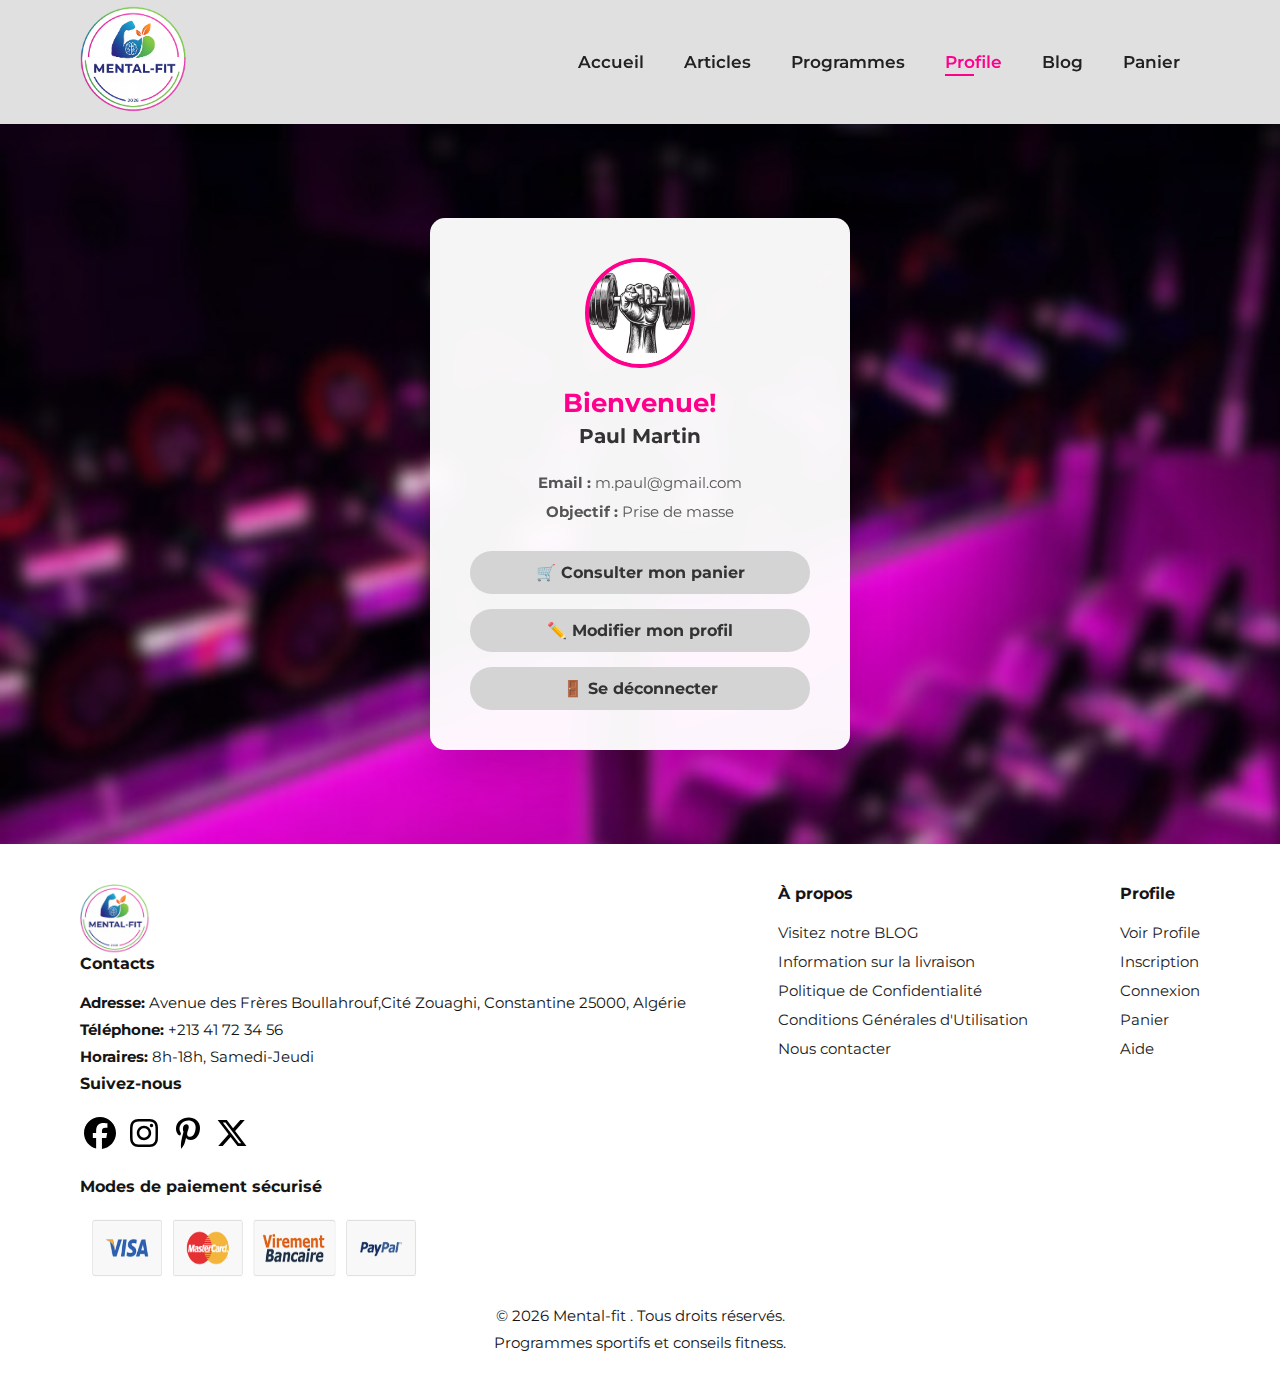
<file: content/profile.html>
<!DOCTYPE html>
<html lang="fr">
<head>
    <meta charset="UTF-8">
    <meta name="viewport" content="width=device-width, initial-scale=1.0">
    <title>Mental-fit - Profile</title>
    <link rel="stylesheet" href="../style/style.css">
    <link rel="stylesheet" href="../style/profile.css">
</head>
<body>
    <header id="entete">
        <a href="../index.html"><img src="../images/page_Accueil/logo.png" class="logo" alt=""></a>
        <div>
            <ul id="barnav">
                <li><a href="#" id="fermer">X</a></li>
                <li><a href="../index.html">Accueil</a></li>
                <li><a href="articles.html">Articles</a></li>
                <li><a href="programme.html">Programmes</a></li>
                <li><a class="active" href="profile.html">Profile</a></li>
                <li><a href="blog.html">Blog</a></li>
                <li><a href="panier.html" id="pan">Panier</a></li>
                
            </ul>
        </div>
        <div id="mobile">
            <a class="active" href="panier.html">Panier</a>
            <button id="bar">Bar </button>
        </div>
    </header>

    <section id="Profil">
    <div class="ProfilContainer">

        <div class="ProfilCard">
            <img src="../images/profile/profilepic.jpg" class="avatar" alt="Avatar">

            <h3>Bienvenue!</h3>
            <p class="username">Paul Martin</p>

            <div class="infos">
                <p><strong>Email :</strong> m.paul@gmail.com</p>
                <p><strong>Objectif :</strong> Prise de masse</p>
            </div>

            <div class="actions">
                <a href="panier.html" class="btn-action btn-panier">🛒 Consulter mon panier</a>
                <a href="#" class=" btn-action btn-modifier">✏️ Modifier mon profil</a>
                <a href="profile_login.html" class="btn-action btn-deconnecter">🚪 Se déconnecter</a>
            </div>
        </div>

    </div>
    </section>


    <footer class="piedPage">
    <div class="Col">
        <div class="colonne">
            <img class="logo" src="../images/page_Accueil/logo.png" alt="" >
            <h4>Contacts</h4>
            <p><strong>Adresse: </strong> Avenue des Frères Boullahrouf,Cité Zouaghi, Constantine 25000, Algérie</p>
            <p><strong>Téléphone:</strong> +213 41 72 34 56</p>
            <p><strong>Horaires: </strong> 8h-18h, Samedi-Jeudi</p>
            <div class="reseaux">
                <h4>Suivez-nous</h4>
                <div class="icons">
                    <img class="follow" src="../images/page_Accueil/icon/fb.svg" alt="facebook">
                    <img class="follow" src="../images/page_Accueil/icon/ig.svg" alt="instagram">
                    <img class="follow" src="../images/page_Accueil/icon/pint.svg" alt="pinterest">
                    <img class="follow" src="../images/page_Accueil/icon/twitter.svg" alt="twitter">
                </div>
            </div>
        </div>
        <div class="colonne">
            <h4>À propos</h4>
            <a href="blog.html">Visitez notre BLOG</a>
            <a href="#">Information sur la livraison</a>
            <a href="#">Politique de Confidentialité</a>
            <a href="#">Conditions Générales d'Utilisation </a>
            <a href="#">Nous contacter</a>
        </div>
        <div class="colonne">
            <h4>Profile</h4>
            <a href="profile.html">Voir Profile</a>
            <a href="profileInscription.html">Inscription</a>
            <a href="profile_login.html">Connexion </a>
            <a href="panier.html">Panier</a>
            <a href="#">Aide</a>
        </div>
        <div class="colonne paiement">
            <h4>Modes de paiement sécurisé</h4> 
            <img src="../images/page_Accueil/icon/modepaiement.png" alt="" class="pa"> 
        </div>
    </div>
        <div class="copyright">
            <p>© 2026 Mental-fit . Tous droits réservés.</p>
            <p>Programmes sportifs et conseils fitness.</p>
        </div>
    </footer>
    <script src="../script/script.js"></script>
</body>
</html>
</file>
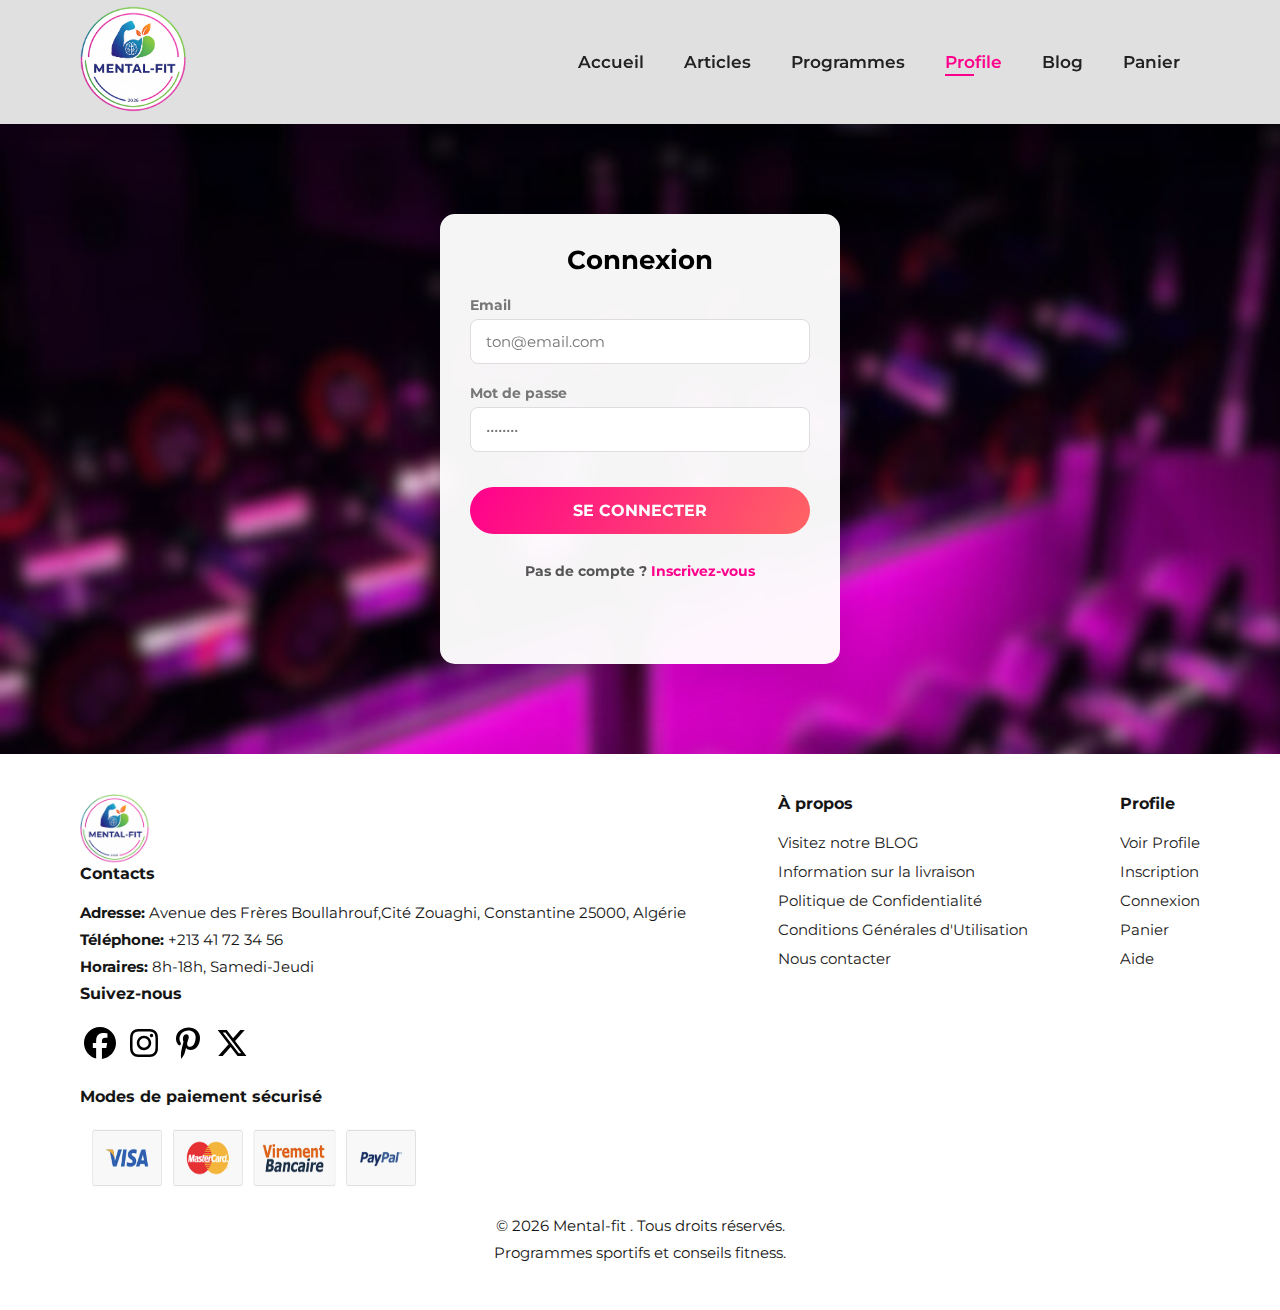
<file: content/profile_login.html>
<!DOCTYPE html>
<html lang="fr">
<head>
    <meta charset="UTF-8">
    <meta name="viewport" content="width=device-width, initial-scale=1.0">
    <title>Mental-fit - Connexion</title>
    <link rel="stylesheet" href="../style/style.css">
    <link rel="stylesheet" href="../style/profile.css">
</head>
<body>
    <header id="entete">
        <a href="../index.html"><img src="../images/page_Accueil/logo.png" class="logo" alt=""></a>
        <div>
            <ul id="barnav">
                <li><a href="#" id="fermer">X</a></li>
                <li><a href="../index.html">Accueil</a></li>
                <li><a href="articles.html">Articles</a></li>
                <li><a href="programme.html">Programmes</a></li>
                <li><a class="active"  href="profile_login.html">Profile</a></li>
                <li><a href="blog.html">Blog</a></li>
                <li><a href="panier.html" id="pan">Panier</a></li>
                
            </ul>
        </div>
        <div id="mobile">
            <a class="active" href="panier.html">Panier</a>
            <button id="bar">Bar </button>
        </div>
    </header>

    <section id="login">
        <div class="login-container">
            <form id="loginForm">
                <h3>Connexion</h3>
                <div class="input-group">
                    <label>Email</label>
                    <input type="email" placeholder="ton@email.com" required>
                </div>
                <div class="input-group">
                    <label>Mot de passe</label>
                    <input type="password" placeholder="••••••••" required>
                </div>
                <button type="submit" class="btn-login">SE CONNECTER</button>
                <p>Pas de compte ? <a href="profileInscription.html">Inscrivez-vous</a></p>
            </form>
        </div>
    </section>

    <footer class="piedPage">
    <div class="Col">
        <div class="colonne">
            <img class="logo" src="../images/page_Accueil/logo.png" alt="" >
            <h4>Contacts</h4>
            <p><strong>Adresse: </strong> Avenue des Frères Boullahrouf,Cité Zouaghi, Constantine 25000, Algérie</p>
            <p><strong>Téléphone:</strong> +213 41 72 34 56</p>
            <p><strong>Horaires: </strong> 8h-18h, Samedi-Jeudi</p>
            <div class="reseaux">
                <h4>Suivez-nous</h4>
                <div class="icons">
                    <img class="follow" src="../images/page_Accueil/icon/fb.svg" alt="facebook">
                    <img class="follow" src="../images/page_Accueil/icon/ig.svg" alt="instagram">
                    <img class="follow" src="../images/page_Accueil/icon/pint.svg" alt="pinterest">
                    <img class="follow" src="../images/page_Accueil/icon/twitter.svg" alt="twitter">
                </div>
            </div>
        </div>
        <div class="colonne">
            <h4>À propos</h4>
            <a href="blog.html">Visitez notre BLOG</a>
            <a href="#">Information sur la livraison</a>
            <a href="#">Politique de Confidentialité</a>
            <a href="#">Conditions Générales d'Utilisation </a>
            <a href="#">Nous contacter</a>
        </div>
        <div class="colonne">
            <h4>Profile</h4>
            <a href="profile.html">Voir Profile</a>
            <a href="profileInscription.html">Inscription</a>
            <a href="profile_login.html">Connexion </a>
            <a href="panier.html">Panier</a>
            <a href="#">Aide</a>
        </div>
        <div class="colonne paiement">
            <h4>Modes de paiement sécurisé</h4> 
            <img src="../images/page_Accueil/icon/modepaiement.png" alt="" class="pa"> 
        </div>
    </div>
        <div class="copyright">
            <p>© 2026 Mental-fit . Tous droits réservés.</p>
            <p>Programmes sportifs et conseils fitness.</p>
        </div>
    </footer>
    <script src="../script/log_ins.js"></script>
</body>
</html>
</file>
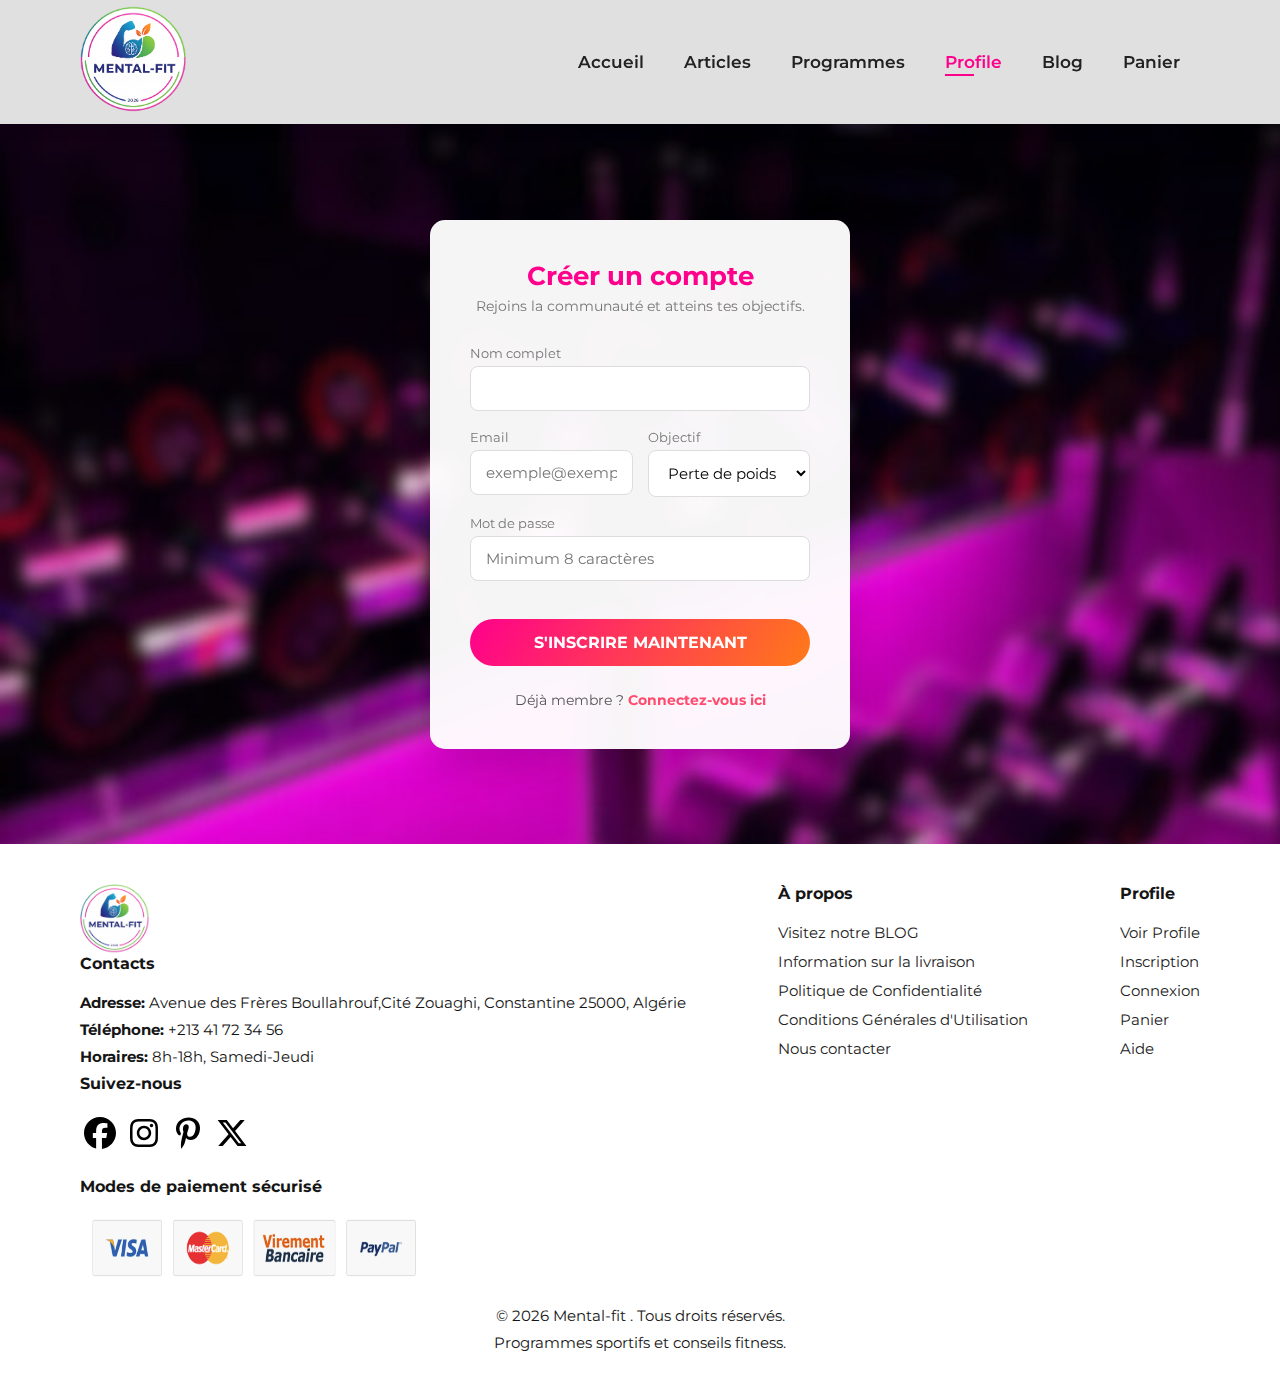
<file: content/profileInscription.html>
<!DOCTYPE html>
<html lang="fr">
<head>
    <meta charset="UTF-8">
    <meta name="viewport" content="width=device-width, initial-scale=1.0">
    <title>Mental-fit - Inscription</title>
    <link rel="stylesheet" href="../style/style.css">
    <link rel="stylesheet" href="../style/profile.css">
</head>
<body>
    <header id="entete">
        <a href="../index.html"><img src="../images/page_Accueil/logo.png" class="logo" alt=""></a>
        <div>
            <ul id="barnav">
                <li><a href="#" id="fermer">X</a></li>
                <li><a href="../index.html">Accueil</a></li>
                <li><a href="articles.html">Articles</a></li>
                <li><a href="programme.html">Programmes</a></li>
                <li><a class="active"  href="profileInscription.html">Profile</a></li>
                <li><a href="blog.html">Blog</a></li>
                <li><a href="panier.html" id="pan">Panier</a></li>
                
            </ul>
        </div>
        <div id="mobile">
            <a class="active" href="panier.html">Panier</a>
            <button id="bar">Bar </button>
        </div>
    </header>

   <section id="Inscription">
    <div class="InscriptionContainer">
        <form id="InscriptionForm">
            <h3>Créer un compte</h3>
            <p class="subtitle">Rejoins la communauté et atteins tes objectifs.</p>

            <div class="input-group">
                <label>Nom complet</label>
                <input type="text" required>
            </div>

            <div class="input-row">
                <div class="input-group">
                    <label>Email</label>
                    <input type="email" placeholder="exemple@exemple.com" required>
                </div>
                <div class="input-group">
                    <label>Objectif</label>
                    <select>
                        <option>Perte de poids</option>
                        <option>Prise de masse</option>
                        <option>Remise en forme</option>
                    </select>
                </div>
            </div>

            <div class="input-group">
                <label>Mot de passe</label>
                <input type="password" placeholder="Minimum 8 caractères" required>
            </div>

            <button type="submit" class="btn-auth">S'INSCRIRE MAINTENANT</button>
            <p class="footer-text">Déjà membre ? <a href="profile_login.html">Connectez-vous ici</a></p>
        </form>

        
    </div>
</section>

    <footer class="piedPage">
    <div class="Col">
        <div class="colonne">
            <img class="logo" src="../images/page_Accueil/logo.png" alt="" >
            <h4>Contacts</h4>
            <p><strong>Adresse: </strong> Avenue des Frères Boullahrouf,Cité Zouaghi, Constantine 25000, Algérie</p>
            <p><strong>Téléphone:</strong> +213 41 72 34 56</p>
            <p><strong>Horaires: </strong> 8h-18h, Samedi-Jeudi</p>
            <div class="reseaux">
                <h4>Suivez-nous</h4>
                <div class="icons">
                    <img class="follow" src="../images/page_Accueil/icon/fb.svg" alt="facebook">
                    <img class="follow" src="../images/page_Accueil/icon/ig.svg" alt="instagram">
                    <img class="follow" src="../images/page_Accueil/icon/pint.svg" alt="pinterest">
                    <img class="follow" src="../images/page_Accueil/icon/twitter.svg" alt="twitter">
                </div>
            </div>
        </div>
        <div class="colonne">
            <h4>À propos</h4>
            <a href="blog.html">Visitez notre BLOG</a>
            <a href="#">Information sur la livraison</a>
            <a href="#">Politique de Confidentialité</a>
            <a href="#">Conditions Générales d'Utilisation </a>
            <a href="#">Nous contacter</a>
        </div>
        <div class="colonne">
            <h4>Profile</h4>
            <a href="profile.html">Voir Profile</a>
            <a href="profileInscription.html">Inscription</a>
            <a href="profile_login.html">Connexion </a>
            <a href="panier.html">Panier</a>
            <a href="#">Aide</a>
        </div>
        <div class="colonne paiement">
            <h4>Modes de paiement sécurisé</h4> 
            <img src="../images/page_Accueil/icon/modepaiement.png" alt="" class="pa"> 
        </div>
    </div>
        <div class="copyright">
            <p>© 2026 Mental-fit . Tous droits réservés.</p>
            <p>Programmes sportifs et conseils fitness.</p>
        </div>
    </footer>
    <script src="../script/log_ins.js"></script>
</body>
</html>
</file>
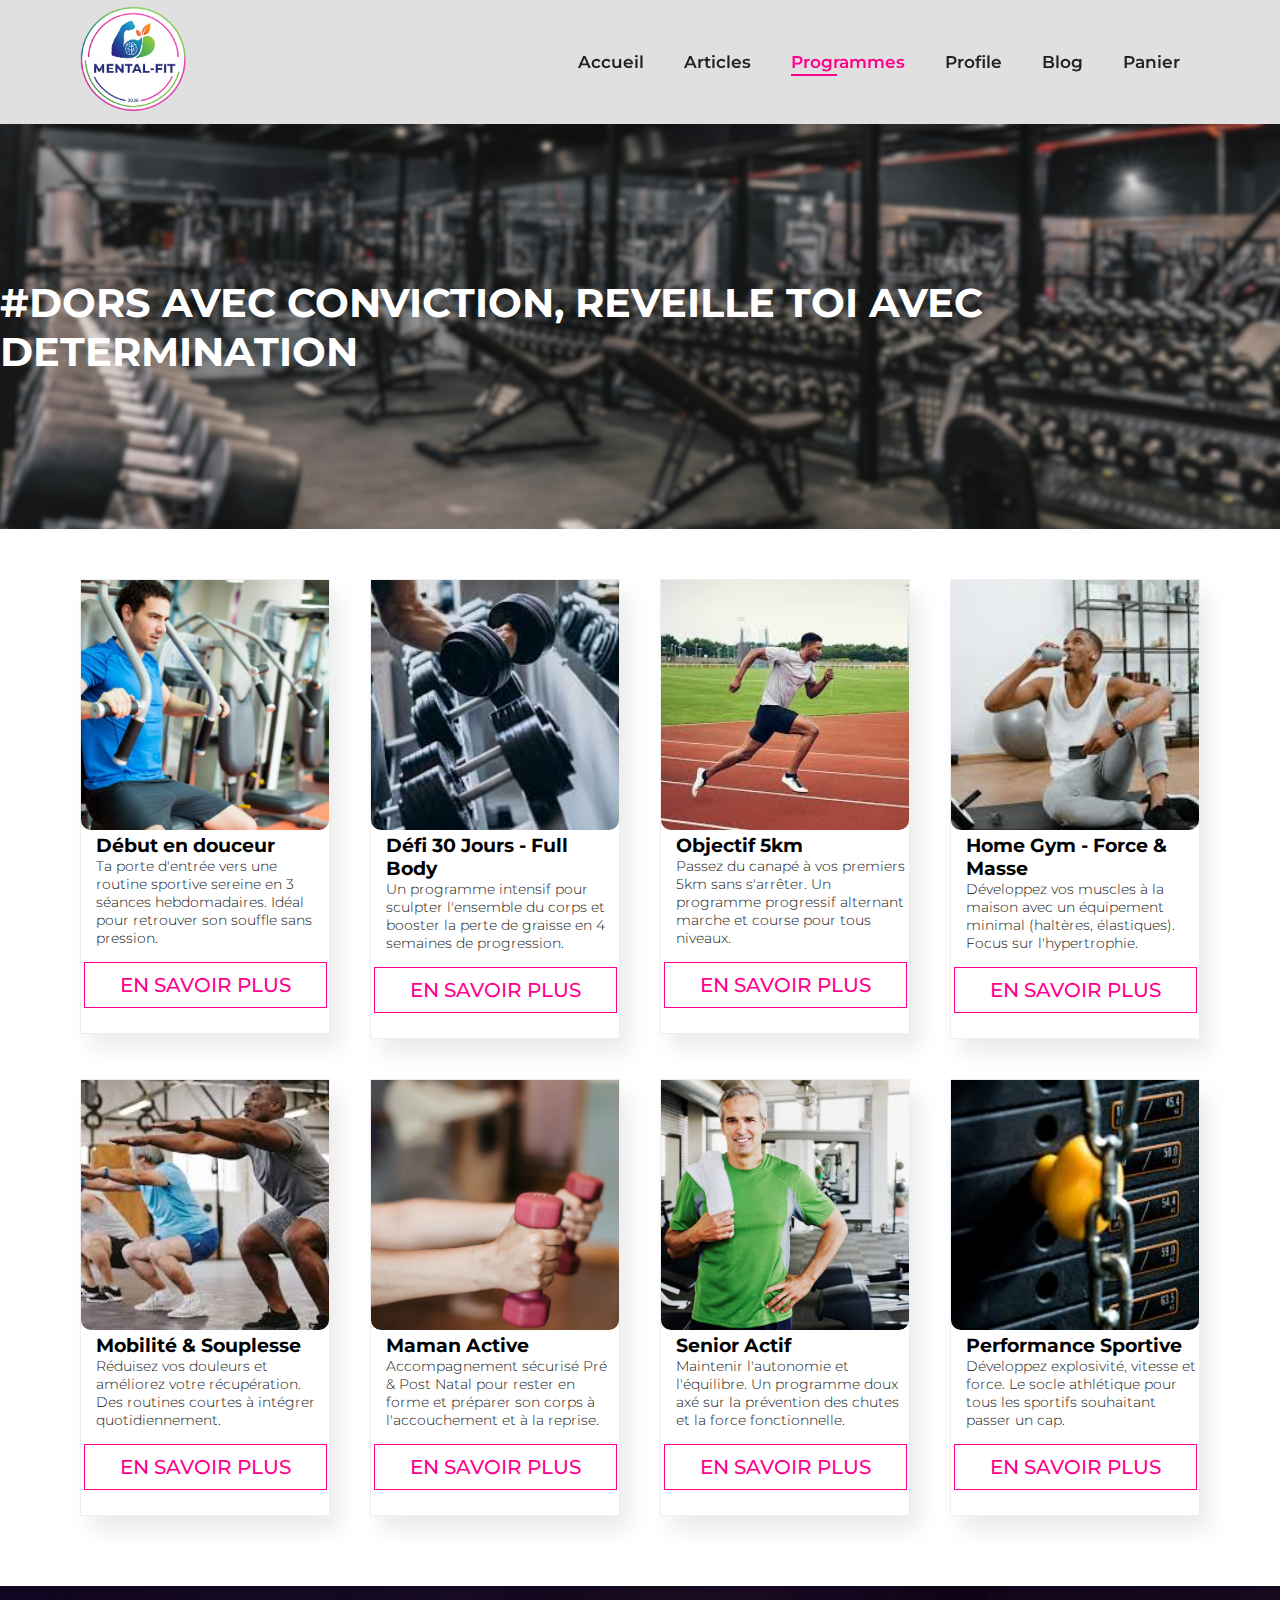
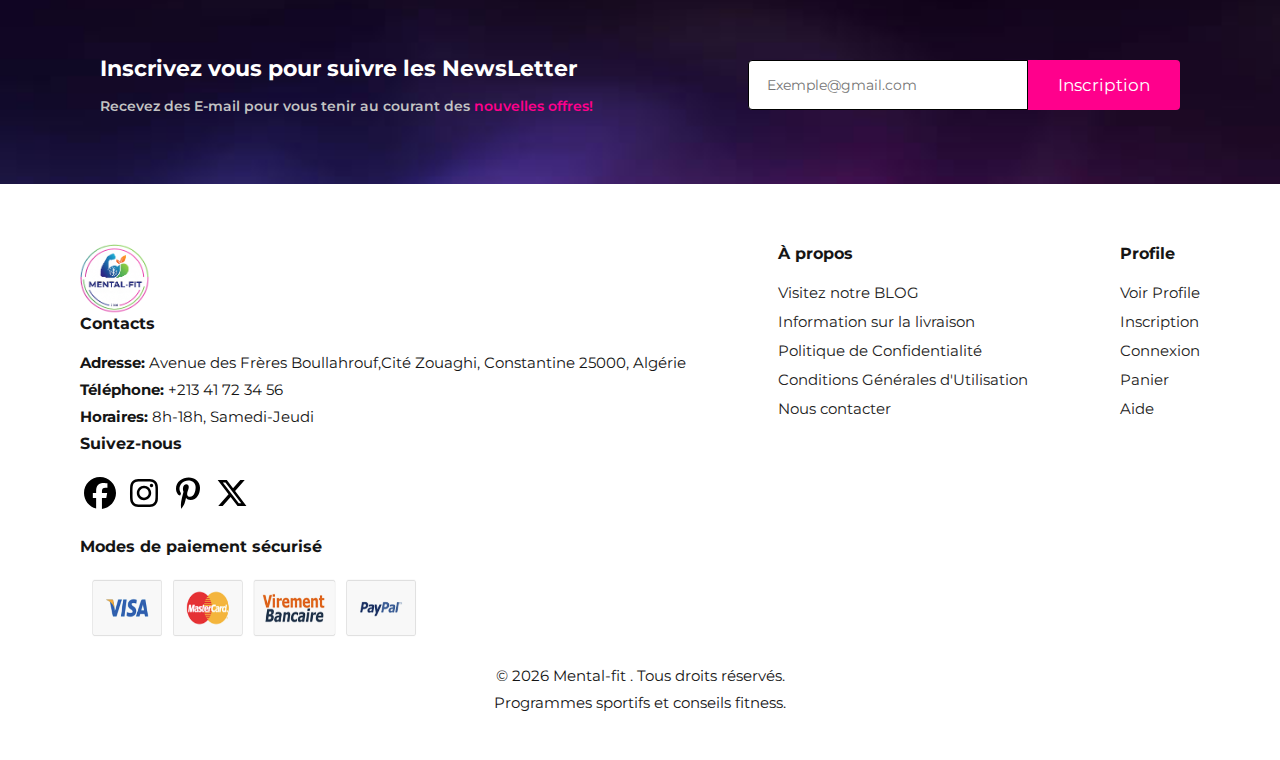
<file: content/programme.html>
<!DOCTYPE html>
<html lang="fr">
<head>
    <meta charset="UTF-8">
    <meta name="viewport" content="width=device-width, initial-scale=1.0">
    <title>Mental-fit - Programmes</title>
    <link rel="stylesheet" href="../style/style.css">
    <link rel="stylesheet" href="../style/programme.css">
</head>
<body>
    <header id="entete">
        <a href="../index.html"><img src="../images/page_Accueil/logo.png" class="logo" alt="logo"></a>
        <div>
            <ul id="barnav">
                <li><a href="#" id="fermer">X</a></li>
                <li><a href="../index.html">Accueil</a></li>
                <li><a href="articles.html">Articles</a></li>
                <li><a class="active" href="programme.html">Programmes</a></li>
                <li><a href="profile_login.html">Profile</a></li>
                <li><a href="blog.html">Blog</a></li>
                <li><a href="panier.html" id="pan">Panier</a></li>
                
            </ul>
        </div>
        <div id="mobile">
            <a href="panier.html">Panier</a>
            <button id="bar">Bar</button>
        </div>
    </header>
    
    <section id="banniere">
        <h4>#DORS AVEC CONVICTION, REVEILLE TOI AVEC DETERMINATION</h4>
    </section>


    <section id="Programmes">
        <div class="ProgContainer">
    <div class="prog">
        <img src="../images/prog/debut.jpg" alt="Débutant">
        <div class="desc2">
            <h3>Début en douceur</h3>
            <p>Ta porte d'entrée vers une routine sportive sereine en 3 séances hebdomadaires. Idéal pour retrouver son souffle sans pression.</p>
            <div class="details-complets">
                <hr>
                <h4>Reprise en Douceur</h4>
                <p><strong>Objectif :</strong> Routine & Mobilité | <strong>Durée :</strong> 4-8 sem.</p>
                <table>
                    <thead>
                        <tr><th>Jour</th><th>Type</th><th>Détails</th></tr>
                    </thead>
                    <tbody>
                        <tr><td>S1</td><td>Cardio/Mobilité</td><td>Marche rapide (35 min)</td></tr>
                        <tr><td>S2</td><td>Renforcement</td><td>Poids de corps (40 min)</td></tr>
                        <tr><td>S3</td><td>Récupération</td><td>Yoga doux ou Natation</td></tr>
                    </tbody>
                </table>
            </div>
        </div>
        <button class="descprog">EN SAVOIR PLUS</button>
    </div>

    <div class="prog">
        <img src="../images/prog/fullbody.jpg" alt="Full Body">
        <div class="desc2">
            <h3>Défi 30 Jours - Full Body</h3>
            <p>Un programme intensif pour sculpter l'ensemble du corps et booster la perte de graisse en 4 semaines de progression.</p>
            <div class="details-complets">
                <hr>
                <h4>Défi 30 Jours</h4>
                <p><strong>Objectif :</strong> Tonification | <strong>Séances :</strong> 4 / semaine</p>
                <table>
                    <thead>
                        <tr><th>Semaine</th><th>Lundi/Jeudi</th><th>Mardi/Vendredi</th></tr>
                    </thead>
                    <tbody>
                        <tr><td>1</td><td>Full Body (PdC)</td><td>HIIT 20 min</td></tr>
                        <tr><td>2</td><td>PdC + Haltères</td><td>HIIT 25 min</td></tr>
                        <tr><td>3</td><td>Split Haut/Bas</td><td>Circuit Training</td></tr>
                    </tbody>
                </table>
            </div>
        </div>
        <button class="descprog">EN SAVOIR PLUS</button>
    </div>

    <div class="prog">
        <img src="../images/prog/running.jpg" alt="Course à pied">
        <div class="desc2">
            <h3>Objectif 5km</h3>
            <p>Passez du canapé à vos premiers 5km sans s'arrêter. Un programme progressif alternant marche et course pour tous niveaux.</p>
            <div class="details-complets">
                <hr>
                <h4>Running 5km</h4>
                <p><strong>Durée :</strong> 8 semaines | <strong>Séances :</strong> 3 / semaine</p>
                <table>
                    <thead>
                        <tr><th>Semaine</th><th>Séance 1</th><th>Séance 3</th></tr>
                    </thead>
                    <tbody>
                        <tr><td>1-2</td><td>1min Course/1min30 Marche</td><td>Marche active 30min</td></tr>
                        <tr><td>5-6</td><td>5min Course/1min Marche</td><td>Course 20min non-stop</td></tr>
                        <tr><td>8</td><td>Test Final</td><td>Objectif 5km !</td></tr>
                    </tbody>
                </table>
            </div>
        </div>
        <button class="descprog">EN SAVOIR PLUS</button>
    </div>

    <div class="prog">
        <img src="../images/prog/homegym.jpg" alt="Home Gym">
        <div class="desc2">
            <h3>Home Gym - Force & Masse</h3>
            <p>Développez vos muscles à la maison avec un équipement minimal (haltères, élastiques). Focus sur l'hypertrophie.</p>
            <div class="details-complets">
                <hr>
                <h4>Force & Masse</h4>
                <p><strong>Cible :</strong> Intermédiaire/Avancé | <strong>Rythme :</strong> Split 4j</p>
                <table>
                    <thead>
                        <tr><th>Jour</th><th>Muscle</th><th>Exemples</th></tr>
                    </thead>
                    <tbody>
                        <tr><td>Lundi</td><td>Pecs/Triceps</td><td>Pompes, Dips, Haltères</td></tr>
                        <tr><td>Mardi</td><td>Dos/Biceps</td><td>Rowing, Tractions, Curl</td></tr>
                        <tr><td>Jeudi</td><td>Jambes</td><td>Squats Bulgares, Fentes</td></tr>
                    </tbody>
                </table>
            </div>
        </div>
        <button class="descprog">EN SAVOIR PLUS</button>
    </div>

    <div class="prog">
        <img src="../images/prog/mobility.jpg" alt="Mobilité">
        <div class="desc2">
            <h3>Mobilité & Souplesse</h3>
            <p>Réduisez vos douleurs et améliorez votre récupération. Des routines courtes à intégrer quotidiennement.</p>
            <div class="details-complets">
                <hr>
                <h4>Souplesse Active</h4>
                <p><strong>Durée :</strong> 10-30 min | <strong>Fréquence :</strong> Quotidien</p>
                <table>
                    <thead>
                        <tr><th>Type</th><th>Durée</th><th>Contenu</th></tr>
                    </thead>
                    <tbody>
                        <tr><td>Matin</td><td>10 min</td><td>Réveil articulaire</td></tr>
                        <tr><td>Soir</td><td>15 min</td><td>Auto-massage & Statique</td></tr>
                        <tr><td>Weekend</td><td>30 min</td><td>Flow Yoga complet</td></tr>
                    </tbody>
                </table>
            </div>
        </div>
        <button class="descprog">EN SAVOIR PLUS</button>
    </div>

    <div class="prog">
        <img src="../images/prog/maman.jpg" alt="Maman Active">
        <div class="desc2">
            <h3>Maman Active</h3>
            <p>Accompagnement sécurisé Pré & Post Natal pour rester en forme et préparer son corps à l'accouchement et à la reprise.</p>
            <div class="details-complets">
                <hr>
                <h4>Pré & Post Natal</h4>
                <p><strong>Note :</strong> Avis médical requis | <strong>Séances :</strong> 20-30 min</p>
                <table>
                    <thead>
                        <tr><th>Période</th><th>Focus</th><th>Précautions</th></tr>
                    </thead>
                    <tbody>
                        <tr><td>Trim 1-2</td><td>Périnée & Marche</td><td>Pas de chocs</td></tr>
                        <tr><td>Postnatal</td><td>Rééducation</td><td>Validation Doc obligatoire</td></tr>
                    </tbody>
                </table>
            </div>
        </div>
        <button class="descprog">EN SAVOIR PLUS</button>
    </div>

    <div class="prog">
        <img src="../images/prog/senior.jpg" alt="Senior">
        <div class="desc2">
            <h3>Senior Actif</h3>
            <p>Maintenir l'autonomie et l'équilibre. Un programme doux axé sur la prévention des chutes et la force fonctionnelle.</p>
            <div class="details-complets">
                <hr>
                <h4>Équilibre & Vitalité</h4>
                <p><strong>Sécurité :</strong> Point d'appui requis | <strong>Séances :</strong> 3 / semaine</p>
                <table>
                    <thead>
                        <tr><th>Jour</th><th>Type</th><th>Objectif</th></tr>
                    </thead>
                    <tbody>
                        <tr><td>Lundi</td><td>Équilibre</td><td>Prévention chutes</td></tr>
                        <tr><td>Mercredi</td><td>Renforcement</td><td>Masse musculaire</td></tr>
                        <tr><td>Vendredi</td><td>Mobilité</td><td>Souplesse articulaire</td></tr>
                    </tbody>
                </table>
            </div>
        </div>
        <button class="descprog">EN SAVOIR PLUS</button>
    </div>

    <div class="prog">
        <img src="../images/prog/performance.jpg" alt="Performance">
        <div class="desc2">
            <h3>Performance Sportive</h3>
            <p>Développez explosivité, vitesse et force. Le socle athlétique pour tous les sportifs souhaitant passer un cap.</p>
            <div class="details-complets">
                <hr>
                <h4>Athlète Débutant</h4>
                <p><strong>Focus :</strong> Plyométrie & Vitesse | <strong>Cycle :</strong> 8 semaines</p>
                <table>
                    <thead>
                        <tr><th>Semaine</th><th>Vitesse</th><th>Force</th></tr>
                    </thead>
                    <tbody>
                        <tr><td>1-4</td><td>Sauts verticaux</td><td>Squats / Gainage</td></tr>
                        <tr><td>5-8</td><td>Sprints / Plio</td><td>Force Max (4x5)</td></tr>
                    </tbody>
                </table>
            </div>
        </div>
        <button class="descprog">EN SAVOIR PLUS</button>
    </div>
</div>
    </section>

    <section id="newsletter">
        <div class="newstext">
            <h4>Inscrivez vous pour suivre les NewsLetter</h4>
            <p>Recevez des E-mail pour vous tenir au courant des <span>nouvelles offres!</span></p>
        </div>
        <div class="form">
            <input type="email" placeholder="Exemple@gmail.com">
            <button>Inscription</button>
        </div>
    </section>
    <footer class="piedPage">
    <div class="Col">
        <div class="colonne">
            <img class="logo" src="../images/page_Accueil/logo.png" alt="" >
            <h4>Contacts</h4>
            <p><strong>Adresse: </strong> Avenue des Frères Boullahrouf,Cité Zouaghi, Constantine 25000, Algérie</p>
            <p><strong>Téléphone:</strong> +213 41 72 34 56</p>
            <p><strong>Horaires: </strong> 8h-18h, Samedi-Jeudi</p>
            <div class="reseaux">
                <h4>Suivez-nous</h4>
                <div class="icons">
                    <img class="follow" src="../images/page_Accueil/icon/fb.svg" alt="facebook">
                    <img class="follow" src="../images/page_Accueil/icon/ig.svg" alt="instagram">
                    <img class="follow" src="../images/page_Accueil/icon/pint.svg" alt="pinterest">
                    <img class="follow" src="../images/page_Accueil/icon/twitter.svg" alt="twitter">
                </div>
            </div>
        </div>
        <div class="colonne">
            <h4>À propos</h4>
            <a href="blog.html">Visitez notre BLOG</a>
            <a href="#">Information sur la livraison</a>
            <a href="#">Politique de Confidentialité</a>
            <a href="#">Conditions Générales d'Utilisation </a>
            <a href="#">Nous contacter</a>
        </div>
        <div class="colonne">
            <h4>Profile</h4>
            <a href="profile.html">Voir Profile</a>
            <a href="profileInscription.html">Inscription</a>
            <a href="profile_login.html">Connexion </a>
            <a href="panier.html">Panier</a>
            <a href="#">Aide</a>
        </div>
        <div class="colonne paiement">
            <h4>Modes de paiement sécurisé</h4> 
            <img src="../images/page_Accueil/icon/modepaiement.png" alt="" class="pa"> 
        </div>
    </div>
        <div class="copyright">
            <p>© 2026 Mental-fit . Tous droits réservés.</p>
            <p>Programmes sportifs et conseils fitness.</p>
        </div>
    </footer>
    <script src="../script/script.js"></script>
</body>
</html>
</file>
<file: style/style.css>
@import url('https://fonts.googleapis.com/css2?family=Montserrat:wght@400;700&display=swap');

*{
    margin: 0;
    padding: 0;
    font-family: 'Montserrat', sans-serif;
    box-sizing: border-box;
}

h1{
    font-size: 50px;
    line-height: 64px;
    color: #151515;
}
h2{
    font-size: 46px;
    line-height: 54px;
    color: #151515;
}

h4{
    font-size: 20px;
    color: #151515;
}
p{
    color: #151515;
    font-size: 15px;
}
body{
    width: 100%;
}
/*entete du site*/
#entete{
    display: flex;
    align-items: center;
    justify-content: space-between;
    padding: 0px 80px;
    background: #e0e0e0;
    box-shadow: 0 5px 15px rgba(0,0, 0, 0.06);
    z-index: 999;
    position: sticky;
    top: 0;
    left: 0;
}
/*ajustement du logo */
.logo {
    width: 90%;
    height: 120px;
    object-fit: contain;
    transition: 0.5s;
}

/*disposition des element de la barre de navigation avec flex-box*/
#barnav {
    display: flex;
    align-items: center;
    justify-content: center;
}
 /*style pour la liste */
#barnav li{
    list-style: none; /*enlever les puces de la liste*/
    padding: 0 20px;
    position: relative; /*position relative pour que l'element soit souligné avec ::after qui est en absolute*/
}

#barnav li a {
    text-decoration: none;
    font-size: 17px;
    font-weight: 600;
    color: #222;
    transition: 0.3s;
}

/*colorier la page en actuelle*/
#barnav li a:hover, #barnav li a.active{
    color:#ff008c;
}

/*ajout d'un ptetit trait en dessous des lien des pages actuelles ou bien survolé */
#barnav li a.active::after,#barnav li a:hover::after{
    content: "";
    width: 30%;
    height: 2px;
    background-color: #ff008c ;
    position: absolute;
    bottom: -4px;
    left: 20px;
}
/*masquer les bouton de la version mobile */ 
#mobile{
    display: none;
    align-items: center;
}

#fermer{
    display: none;
}
/* /////////////////////// */


/*page d'accueil*/

/* baniere produits */ 
/*style de la baniere*/
#proHome{
    background-image: url("../images/page_Accueil/fondProd.png");
    height: 40vh;
    width: 100%;
    box-sizing: border-box;
    background-size: cover;
    background-position: top 25% right 0;
    padding: 0 80px;
    display: flex;
    flex-direction: column;
    align-items: flex-start;
    justify-content: center;
}
#proHome h4{
    padding-bottom: 15px;
    color: #F4F7F6;
}
#proHome h1{
    color:#F4F7F6;
}
#proHome button{
    cursor: pointer;
    margin: 15px 0;
    padding: 15px 30px;
    border-radius: 25px;
    font-family: 'Montserrat', sans-serif;
    font-size: 17px;
    background-color: #ff008c;
    color: white;
    border: none;
    transition: 0.3s;
}
#proHome button:hover{
    color: #ff008c;
    background-color: white;
    transition: 0.4s ease-in-out;
    box-shadow: 0px 15px 30px rgba(0,0,0,0.2);
    transform: scale(1.2);
    
}
/* ///////////// /*

/*best seller page d accueil*/
#bestSeller{
    margin-top: 15px;
    text-align: center;
}
/* disposition des cartes des produit avec flex box */
#bestSeller .prodContainer {
    display: flex;
    justify-content: center;
    padding-top: 20px;
    flex-wrap: wrap;
    gap: 40px;
}

#bestSeller h2{
    font-size: 30px;
}
#bestSeller  p {
    font-weight: 500;
    font-size: 20px;
}
#bestSeller  .pro{
    position: relative;
}
/*  masquer le h3 pour eviter l'erreur donné par W3C (skipping 1 heading level.) */
#bestSeller > h3{
    display: none; /*eviter l'erreur pour W3C*/
}
 /*style appliqué aux cartes des produits */
#bestSeller .pro {
    width: 19%;
    min-width: 250px;  /*largeur fixe de la carte */
    border: 1px solid #eee;
    background: #ffffff;  
    margin: 10px 10px;
    text-align: center; 
    padding-top: 10px;
    padding-bottom: 10px;
    border-radius: 15px;
    transition: 0.3s;

}
/* ajout d'une ombre au survole*/
#bestSeller .pro:hover{
    box-shadow: 20px 20px 30px rgba(0,0, 0, 0.06);
}
/* image produit*/
#bestSeller .pro img{
    width: 80%; /* largeur adaptative*/
    height: 250px; /* hauteur fixe*/
    border-radius: 20px;
    object-fit: contain;
}
 /*description des produits (nom marque prix et avis*/
#bestSeller .pro .desc {
    text-align: start;
    padding: 10px 10px;
}
#bestSeller .pro .desc span {
    font-size: 12px;
    color: #888;
    text-transform: uppercase;
    letter-spacing: 1px;
}
#bestSeller .pro .desc h4 {
    margin-top: 3px;
    font-size: 20px;
    font-weight: 600;
    color: #1a1a1a;
    line-height: 1.3;
}
#bestSeller .pro .desc h5 {
    margin-top: 10px;
    font-size: 20px;
    font-weight: 700;
    color: #ff008c;
}
/*bouton ajouter au panier*/
#bestSeller .pro button{
    background:  #ff8aca24 url("../images/chariot.svg") no-repeat center;
    background-size: 22px;
    width: 50px;
    height: 50px;
    border-radius: 50%;
    border: none;
    cursor: pointer;
    color: transparent; /* cacher le texte Acheter */
    transition: 0.3s;
    position: absolute;
    bottom: 20px;
    right: 10px; /*placer en bas a droite de la carte*/
}
#bestSeller .pro button:hover{
    transform: scale(1.15);
    box-shadow: 0 5px 15px rgba(0,0,0,0.2);
    background-color:  #ff008c;
}

/*avis*/
#bestSeller .etoile {
    display: inline-flex;         
    align-items: center;   /* aligner l etoile et le nombre */
    gap: 5px;             
    font-size: 15px;
   font-weight: 500;
    margin: 5px 0;        /* Un peu d'espace au dessus/dessous */
}
#bestSeller .etoile img{
    height: 14px;
    width: 14px;
    padding-bottom: 0;
    margin-left: 4px;
}


/*baniere pour les programmes */
#progHome{
    background-image: url("../images/page_Accueil/fondProg.png");
    height: 85vh;
    width: 100%;
    box-sizing: border-box;
    background-size: cover;
    background-position: top 25% right 0;
    padding: 0 80px;
    margin-top: 20px;
    display: flex;
    flex-direction: column;
    align-items: flex-start;
    justify-content: center;
}
#progHome h4{
     padding-bottom: 15px;
    color: #F4F7F6;
}
#progHome h2{
    color:#F4F7F6;
}
#progHome button{
    cursor: pointer;
    margin: 15px 0;
    padding: 15px 30px;
    border-radius: 25px;
    font-family: 'Montserrat', sans-serif;
    font-size: 17px;
    background-color: #ff008c;
    color: white;
    border: none;
    transition: 0.3s;
}
#progHome button:hover{
    color: #ff008c;
    background-color: white;
    transition: 0.4s ease-in-out;
    box-shadow: 0px 15px 30px rgba(0,0,0,0.2);
    transform: scale(1.2);
    
}

/* Partie pour les programme sur la page d accueil*/
#progAcc {
    margin-top: 15px;
    text-align: center;
}
#progAcc p{
    font-weight: 600;
    font-size: 20px;
}
#progAcc h2{
    font-size: 30px;
}
/*afficher les cartes des programmes avec flex-box*/
#progAcc .ProgContainer{
    display: flex;
    justify-content: center;
    padding-top: 20px;
    flex-wrap: wrap;
    gap: 40px;

}
/*style de des cartes */
#progAcc .prog {
    width: 19%;
    min-width: 250px;
    border: 1px solid #eee;
    background: #ffffff;  
    box-shadow: 10px 15px 20px rgba(0,0, 0, 0.08);
    margin: 10px 10px;
    text-align: center; 
    padding-bottom: 10px;
    cursor: pointer;
    transition: 0.3s;
}

#progAcc .prog .desc2 p{
    font-size: 14px;
    font-weight: 300;

}
#progAcc .prog img{
    object-fit: contain;
    width: 100%;        /* L'image prend toute la largeur de la carte */
    height: 250px;      /* FIXE la hauteur (ajuste selon tes besoins) */
    object-fit: cover;  /* Remplis l'espace sans déformer l'image */
    object-position: center; 
    border-radius: 5px;
    border-top-left-radius: 0; /*pas de bordures arrondis sur le haut de la carte*/
    border-top-right-radius: 0;
}

#progAcc .prog:hover{
   box-shadow: 0px 15px 24px rgba(0, 0, 0, 0.3);
}
#progAcc .prog .desc2{
    padding-left: 15px;
    text-align: start;
}

#progAcc .prog .btn-prog{
    border: 1px solid #ff008c;
    color: #ff008c;
    margin-top: 15px;
    margin-bottom: 15px;
    padding: 10px 35px;
    font-size: 20px;
    background-color: white;
    transition: 0.3s ease;
    text-decoration: none;     
    display: inline-block;     /* pour que padding et margin marchent bien */
}
#progAcc .prog .btn-prog:hover{
    transform: scale(1.05);
    background-color: #ff008c;
    color: white;
    border-color: white;
}

/*baniere pour la newsletter*/
#newsletter {
    display: flex;
    justify-content: space-between;
    flex-wrap: wrap; 
    align-items: center;
    background-image: url("../images/page_Accueil/newsL.jpg");
    height: 22vh;
    width: 100%; /*prends 100% de la largeur de l'ecran*/
    box-sizing: border-box;
    background-size: cover;
    background-position: top 25% right 0;
    padding: 0 100px;
    margin-top: 20px;
    margin-bottom: 20px;
}
#newsletter h4{
    font-size: 22px;
    font-weight: 700;
    color: white;
}
#newsletter p{
    font-size: 14px;
    font-weight: 600;
    color: rgb(195, 195, 195); 
    margin-top: 15px;
}
#newsletter p span{
    color: #ff008c; 
}
#newsletter .form{
    display: flex;
    width: 40%;
}
#newsletter input{
    height: 3.125rem;
    padding: 0 1.25em;
    font-size: 14px;
    width: 100%;
    border: 1px solid black;
    border-radius: 4px;
    border-bottom-right-radius: 0;
    border-top-right-radius: 0;
    outline: none;
}
#newsletter button{
    cursor: pointer;
    padding: 8px 30px;
    border-radius: 4px;
    border-bottom-left-radius: 0;
    border-top-left-radius: 0;
    font-size: 17px;
    background-color: #ff008c;
    color: white;
    border: none;
    transition: 0.3s;
}

/*pied de page*/
.piedPage{
    padding: 40px 80px;
}
.Col{
    display: flex;
    flex-wrap: wrap;
    justify-content: space-between;
    
}
/*afficher en colonnes*/
footer .colonne{
    display: flex;
    flex-direction: column;
    align-items: flex-start;
    margin-bottom: 20px;
}
footer img{
    height: 40px;
    width: 40px;
    cursor: pointer;
}
footer .logo{
    height: 70px;
    width: 70px;
    
}
footer .pa{
    height: 70px;
    width: 350px;
}
footer h4{
    font-size: 16px;
    padding-bottom: 20px;
}
footer p{
    font-size: 15px;
    margin: 0 0 8px 0;
}
footer a{
    font-size: 15px;
    text-decoration: none;
    color: #222;
    margin-bottom: 10px;
}

footer .copyright{
    text-align: center;
    font-size: 12px;
    
}

footer a:hover{
    color: #ff008c;
 }


/*Media query*/
/*tablettes et écrans moyens*/
@media (max-width:820px){
#barnav {
    display: flex;
    flex-direction: column;
    align-items:flex-start;
    justify-content: flex-start;
    position: fixed;
    top: 0;
    right: -350px;
    height: 100vh;
    width: 300px;
    background-color: #c2c2c2;
    box-shadow: 0 40px 60px rgba(0, 0, 0, 0.1);
    padding: 80px 0 0 10px;
    transition: 0.3s;
}
/* quand le bouton pour afficher le menu est cliqué on lui ajoute l'attribut pour l'afficher a l'ecran*/
#barnav.active{
    right: 0px;
}
#barnav li{
    margin-bottom: 25px;
}
#mobile{
    display: flex;
    align-items: center;
    justify-content: center;
    gap: 5px;
}
#mobile button{
    background:  url("../images/page_Accueil/icon/bar.svg") no-repeat center;
    background-size: 22px;
    width: 50px;
    height: 50px;
    margin-left: 20px;
    border: none;

    cursor: pointer;
    color: transparent; /* chacher le texte "bar" */
    transition: 0.3s;
}
#mobile a{
    text-decoration: none;
    font-size: 17px;
    font-weight: 600;
    color: #222;
   transition: 0.3s;
}

/*style du botton  X pour fermer le menu coulissant*/
#fermer{
    display: initial; /*re afficher le bouton sur mobile*/
    color: #222;
    font-size: 24px;
    text-decoration: none;
    font-weight: 500;
} /*cacher le panier du menou coulissant */
#pan {
    display: none;
}  
/* diminuer la taille de de l image*/
#proHome { 
    height: 40vh;
    background-position: top 30% right 10%;
    padding: 0 80px;
}

#progAcc .ProgContainer {
    flex-direction: column;
    align-items: center;
}
#progAcc .prog {
    width: 50%;
    
}
#progHome{
   
    height: 70vh;
    background-position: top 35% right 45%;
    padding: 0 80px;
}
#newsletter .form {
    width: 80%;
}
}
/* Media Query spécifique pour Téléphones (iPhone, etc.) */
@media (max-width: 477px) {
    /* --- BARRE DE NAVIGATION --- */
    html, body {
    overflow-x: hidden; /* Empêche tout défilement vers la droite */
    width: 100%;
    }
    #entete{
        padding: 10px 30px;
    }
    #proHome{
        padding: 0 20px;
        background-position: 70%;
    }
     h4 {
        font-size: 15px;
    }
    h1 {
        font-size: 30px;
    }
     h2 {
    font-size: 25px;
    }

    /*afficher une carte par ligne sur petit ecran et retrecir le texte et la taille des images*/
#bestSeller .pro, #progAcc .prog {
        width: 90%; /* Une seule carte par ligne sur téléphone */
        margin: 10px auto;
    }
  #progHome{
   
    height: 55vh;
    background-position: top 35% right 35%;
    padding: 0 80px;
}
#newsletter {  
    height: 25vh; 
    padding: 0 10px 10px 30px;
}
#newsletter button {
   
    padding: 3px 30px;
    font-size: 10px;
}
}
</file>
<file: style/articles.css>
/*filtre*/
#filtre{
    background-image: url("../images/prod/baniere.png"); /* image de fond du filtre */
    background-size: cover;
    background-position: top 25% right 0;
    margin-bottom: 0;
    padding-top: 15px;
    padding-bottom: 15px;
}
/*titre du filtre*/
#filtre h5{
    margin-top: 20px;
    font-size: 20px;
    text-align: center;
}
/*conteneur des boutons de filtre*/
#filtre .filtre-container{
    display: flex;
    justify-content: center;
    gap: 15px;
    padding: 20px;
}
/*style des boutons de filtre*/
#filtre .filtre-container button{
    background-color: #ffffff;
    border: none;
    padding: 10px 20px;
    border-radius: 25px;
    cursor: pointer;
    font-weight: 600;
    transition: 0.3s;

}
/*bouton actif ou survolé*/
#filtre .filtre-container button.active, #filtre .filtre-container button:hover{
    background-color: #ff008c;
    color: white;
}
/*menu déroulant*/
#filtre .filtre-grp {
    position: relative;
    display: inline-block;
}
/*sous-menu du filtre*/
#filtre .filtre-grp .sous-filtre{
    display: none; /* masqué par défaut */
    position: absolute;
    top: 100%;
    left: 0;
    background-color: #e9e9e9;
    min-width: 140px;
    box-shadow: 0px 8px 16px rgba(0,0,0,0.1);
    border-radius: 12px;
    overflow: hidden;
    z-index: 1000;
    transition: 0.2s;
}
/*liens du sous-filtre*/
#filtre .filtre-grp .sous-filtre a{
    color: #333;
  padding: 12px 16px;
  text-decoration: none;
  display: block;
  font-size: 14px;
  transition: 0.3s ease;
}
/*effet au survol des liens*/
#filtre .filtre-grp .sous-filtre a:hover{
    background-color: #f5f5f5;
    color: #ff008c;
}
/*afficher le sous-menu au survol*/
#filtre .filtre-grp:hover .sous-filtre{
    display: block;
}
/*changer le style du bouton quand le sous-menu est ouvert*/
#filtre .filtre-grp:hover button{
    background-color: #ff008c;
    color: white;
}
#filtre .filtre-grp:hover button fleche{
    font-size: 10px;
}
/* classe ajouté aux element avec du js pour masquer les articles */
.hidden{
    display: none;
}
/*magasin*/

#magasin{
    
    text-align: center;
}
/*conteneur des cartes produits*/
#magasin .prodContainer {
    display: flex;
    justify-content: center;
    padding-top: 20px;
    flex-wrap: wrap;
    gap: 40px;

}
/*nom de la catégorie*/
#magasin .nomCat{
    background-color: #e9e9e9;
    padding: 15px;
    font-size: 23px;
    box-shadow: 5px 15px 20px rgba(0,0, 0, 0.06);
}
#magasin h2{
    font-size: 30px;
}
#magasin  p {
    font-weight: 500;
    font-size: 20px;
}
#magasin  .pro{
    position: relative;
}

/*carte produit*/
#magasin .pro {
    width: 19%;
    min-width: 250px; /* largeur minimale de la carte */
    border: 1px solid #eee;
    background: #ffffff;  
    margin: 10px 10px;
    text-align: center; 
    padding-top: 10px;
    padding-bottom: 10px;
    border-radius: 15px;
    transition: 0.3s;

}
/*ombre au survol*/
#magasin .pro:hover{
    box-shadow: 20px 20px 30px rgba(0,0, 0, 0.06);
}
/*image produit*/
#magasin .pro img{
    width: 80%;
    height: 250px;
    border-radius: 20px;
    object-fit: contain;
}
/*description du produit*/
#magasin .pro .desc {
    text-align: start;
    padding: 10px 10px;
}
#magasin .pro .desc span {
    font-size: 12px;
    color: #888;
    text-transform: uppercase;
    letter-spacing: 1px;
}
#magasin .pro .desc h4 {
    margin-top: 3px;
    font-size: 20px;
    font-weight: 600;
    color: #1a1a1a;
    line-height: 1.3;
}
#magasin .pro .desc h5 {
    margin-top: 10px;
    font-size: 20px;
    font-weight: 700;
    color: #ff008c;
}
/*bouton ajouter au panier*/
#magasin .pro button{
    background:  #ff8aca24 url("../images/chariot.svg") no-repeat center;
    background-size: 22px;
    width: 50px;
    height: 50px;
    border-radius: 50%;
    border: none;
    cursor: pointer;
    color: transparent; /* cache le texte Acheter */
    transition: 0.3s;
    position: absolute;
    bottom: 20px;
    right: 10px;
}
/*effet au survol du bouton*/
#magasin .pro button:hover{
    transform: scale(1.15);
    box-shadow: 0 5px 15px rgba(0,0,0,0.2);
    background-color:  #ff008c;
}
/*avis (étoiles)*/
#magasin .etoile {
    display: inline-flex;         /* Active le mode flex */
    align-items: center;   /* Aligne parfaitement le texte et l'image sur le même axe central */
    gap: 5px;             /* Ajoute un petit espace entre le texte et l'étoile */
    font-size: 15px;
   font-weight: 500;
    margin: 5px 0;        /* Un peu d'espace au dessus/dessous */
}
#magasin .etoile img{
    height: 14px;
    width: 14px;
    padding-bottom: 0;
    margin-left: 4px;
}


/*media query*/
@media (max-width:477px){
    /*ajustement du filtre sur petit écran*/
    #filtre {
    display: flex;
    flex-direction: column;
    align-items: center;
    justify-content: center;
    height: 20vh;
    margin-bottom: 0;
    padding-top: 15px;
    padding-bottom: 15px;

    }
    #filtre .filtre-container {
    gap: 5px;
    padding: 10px;
    }


/* /////////////////// */

/*réduction des boutons*/
#filtre .filtre-container button {
    font-size: 13px;
    padding: 10px 5px;
    border-radius: 25px;
    cursor: pointer;
    font-weight: 400;
   
}
/*ajustement des cartes produits*/
#magasin .prodContainer {
    padding-top: 10px;
    flex-wrap: wrap;
    gap: 20px;
}
#magasin .pro .desc {
    padding: 5px 10px;
}
#magasin .pro {
    width: 20%;
    min-width: 180px;
    margin: 10px 5px;
}
}
</file>
<file: style/panier.css>
/* page panier */
#panier {
    padding: 40px 80px;
    overflow-x: auto; /* permettre le scroll horizontal sur petits écrans */
}
/*titre principal du panier*/
.titre{
    text-align: center;
}
.titre h2{

    color: #424242;
    margin-top: 30px;
}

/*masquer le h2 pour éviter l'erreur W3C (skipping heading level)*/
#panier > h2{
    display: none;
}
/*tableau du panier*/
#panier table{    
    width:100%;
    border-collapse: collapse;
    table-layout: fixed;
    white-space: nowrap;/* éviter le retour à la ligne */

}
#panier table img{
    width:70px;

}

/*largeur et alignement des colonnes*/
#panier table td:nth-child(1){
    width:100px;
    text-align: center;
}
#panier table td:nth-child(2){
    width:150px;
    text-align: center;
}
#panier table td:nth-child(3){
    width:250px;
    text-align: center;
}
#panier table td:nth-child(4), #panier table td:nth-child(5), #panier table td:nth-child(6){
    width:150px;
    text-align: center;
}
/*champ quantité*/
#panier table td:nth-child(5) input{
    width: 30%;
    padding: 10px 5px 10px 15px;

}

/*en-tête du tableau*/
#panier table thead{
    border:1px solid #e2e9e1;
    border-left:none;
    border-right: none;

}
#panier table thead td{
    font-weight: 700;
    text-transform: uppercase;
    font-size: 12px;
    padding:18px 0;

}
/*lignes du tableau*/
#panier table tbody tr td{
padding-top: 15px;

}
#panier table tbody td{
    font-size: 13px;
}

/* zone réduction + sous-total */
#panier-ajt{
    display: flex;
    flex-wrap: wrap;
    justify-content: space-between;
    padding: 40px 80px;
}
/*bloc code promo*/
#reduction{
    width: 50%;
    margin-bottom: 30px;
}

/*titres des sections*/
#reduction h3 ,#sous-total h3{
    margin-bottom: 15px;
}
/*champ code promo*/
#reduction input{
    padding: 10px 20px;
    outline: none;
    width: 60%;
    margin-right: 10px;
    border: 1px solid #e2e9e1;
    transition: 0.2s;
}
/*effet focus sur l'input*/
#reduction input:focus{
    border-color: #ff4b6e;
    box-shadow: 0 0 0 2px rgba(255,75,110,0.15);
}
/*bouton appliquer réduction*/
#reduction button{
cursor: pointer;
    padding: 13px 20px;
    border-radius: 5px;
    font-size: 13px;
    font-weight: 600;
    background-color: #ff008c;
    color: white;
    border: none;
    transition: 0.3s ease;
}

/*bloc sous-total*/
#sous-total{
    width: 50%;
    margin-bottom: 30px;
    border: 1px solid #e2e9e1;
    padding: 30px;
}
/*tableau récapitulatif du total*/
#sous-total table{
    border-collapse: collapse;
    width: 100%;
    margin-top: 20px;
}
#sous-total table td{
    width: 50%;
    border: 1px solid #e2e9e1;
    padding: 10px;
    font-size: 13px;
}
/*bouton valider la commande*/
#sous-total button{
cursor: pointer;
margin-top: 15px;
    padding: 10px 25px;
    border-radius: 5px;
    font-size: 16px;
    font-weight: 600;
    background-color: #ff008c;
    color: white;
    border: none;
    transition: 0.3s ;
}
#sous-total button:hover, #reduction button:hover{
    color: #ff008c;
    background-color: #e2e9e1;   
}

/*media query */

/*tablettes et écrans moyens*/
@media  (max-width: 1024px){
    #panier {
    padding: 40px 10px;
}
#panier-ajt {
    gap: 20px;
    justify-content: space-around;
    
}
#reduction , #sous-total{
    width: 70%;
    
}
}
/*téléphones*/
@media  (max-width: 477px){
    #panier-ajt{
        padding: 40px 20px;
    flex-direction: column;
}
#reduction {
    width: 100%;
}
#sous-total{
    width: 100%;

    padding: 20px;
}

#panier table img{
    width:70px;

}
/*réduction des tailles des colonnes*/
#panier table td:nth-child(1){
    width:50px;
    text-align: center;
}
#panier table td:nth-child(2){
    width:100px;
    text-align: center;
}
#panier table td:nth-child(3){
    width:200px;
    text-align: center;
}
#panier table td:nth-child(4), #panier table td:nth-child(5), #panier table td:nth-child(6){
    width:100px;
    text-align: center;
}
/*champ quantité sur mobile*/
#panier table td:nth-child(5) input{
    width: 60%;
    padding: 10px 5px 10px 15px;

}
}
</file>
<file: style/profile.css>
/* page connexion */
#login{
    min-height: 70vh;
    display: flex;
    align-items: center;
    background-image: url("../images/profile/fondProfile.jpg");
    background-size: cover;
    background-position:top;
}
/*conteneur principal du formulaire*/
#login .login-container{
    height: auto;
    width: 100%;
    padding: 60px 0;
    display: flex;
    justify-content: center;
    align-items: center;

}
/*carte du formulaire de connexion*/
#loginForm{
    background: rgba(255,255,255,0.96);
    backdrop-filter: blur(10px);
    box-shadow: 0 20px 40px rgba(0,0,0,0.15);
    width: 400px;
    max-width: 90%;
    color: rgb(0, 0, 0);
    padding: 30px;
    border: none;
    border-radius: 15px;
    font-weight: 700;
    text-align: center;
    height: 50vh;
    
}
/*titre du formulaire*/
#loginForm h3{
    font-size: 26px;
    margin-bottom: 20px;
}
/*groupes input + label*/
.input-group{
    text-align: left;
    margin-bottom: 20px;
}
/*labels*/

.input-group label{
    display: block;
    font-size: 14px;
    color: #777;
    margin-bottom: 5px;
}

/*champs de saisie*/
.input-group input{
    width: 100%;
    padding: 12px 15px;
    border-radius: 8px;
    border: 1px solid #ddd;
    font-size: 15px;
    transition: 0.3s;
    outline: none;
}
/*effet focus*/
.input-group input:focus{
    border-color: #ff008c;
    box-shadow: 0 0 0 2px rgba(255,75,110,0.15);
}

/*bouton connexion*/

.btn-login{
    width: 100%;
    margin-top: 15px;
    padding: 14px;
    border-radius: 30px;
    border: none;
    background: linear-gradient(120deg, #ff008c, #ff6464);
    color: white;
    font-size: 16px;
    font-weight: bold;
    cursor: pointer;
    transition: 0.3s;
}
/*effet hover bouton*/
.btn-login:hover{
    transform: translateY(-2px);
    box-shadow: 0 10px 20px rgba(0,0,0,0.15);
}

/* Texte inscription */
#loginForm p{
    margin-top: 2em;
    font-size: 14px;
    color: #555;
}

#loginForm p a{
    color: #ff008c;
    font-weight: bold;
    text-decoration: none;
}

#loginForm p a:hover{
    text-decoration: underline;
}


/* page inscription */
/* SECTION INSCRIPTION */

#Inscription{
    background-image: url("../images/profile/fondProfile.jpg");
    background-size: cover;
    background-position: top;
    min-height: 80vh;
    display: flex;
    align-items: center;
    justify-content: center;
}

/*conteneur inscription*/
.InscriptionContainer{
    width: 100%;
    display: flex;
    justify-content: center;
    align-items: center;
    padding: 60px 0;
}

/*carte formulaire inscription*/
#InscriptionForm{
    background: rgba(255,255,255,0.96);
    backdrop-filter: blur(10px);
    box-shadow: 0 20px 40px rgba(0,0,0,0.15);
    border-radius: 15px;
    width: 420px;
    max-width: 90%;
    padding: 40px;
    text-align: center;
}

/* Titre */
#InscriptionForm h3{
    font-size: 26px;
    color: #ff008c;
    margin-bottom: 5px;
}

/* Sous-titre */
#InscriptionForm .subtitle{
    font-size: 14px;
    color: #777;
    margin-bottom: 30px;
}

/*groupes de champs*/
#InscriptionForm .input-group{
    text-align: left;
    margin-bottom: 18px;
}

/* Lignes à deux colonnes */
#InscriptionForm .input-row{
    display: flex;
    gap: 15px;
}

#InscriptionForm .input-row .input-group{
    flex: 1;
}

/* Labels */
#InscriptionForm label{
    display: block;
    font-size: 13px;
    color: #777;
    margin-bottom: 5px;
}

/* Inputs + Select */
#InscriptionForm input,
#InscriptionForm select{
    width: 100%;
    padding: 12px 15px;
    border-radius: 8px;
    border: 1px solid #ddd;
    font-size: 15px;
    outline: none;
    transition: 0.3s;
    background: #fff;
}

#InscriptionForm input:focus,
#InscriptionForm select:focus{
    border-color: #ff4b6e;
    box-shadow: 0 0 0 2px rgba(255,75,110,0.15);
}

/*bouton inscription*/
.btn-auth{
    width: 100%;
    margin-top: 20px;
    padding: 14px;
    border-radius: 30px;
    border: none;
    background: linear-gradient(120deg, #ff008c, #ff7a18);
    color: white;
    font-size: 16px;
    font-weight: bold;
    cursor: pointer;
    transition: 0.3s;
}

.btn-auth:hover{
    transform: translateY(-2px);
    box-shadow: 0 10px 20px rgba(0,0,0,0.15);
}

/* Texte bas */
.footer-text{
    margin-top: 25px;
    font-size: 14px;
    color: #555;
}

.footer-text a{
    color: #ff4b6e;
    font-weight: bold;
    text-decoration: none;
}

.footer-text a:hover{
    text-decoration: underline;
}

/* page profil */

#Profil{
    background-image: url("../images/profile/fondProfile.jpg");
    background-size: cover;
    background-position: top;
    min-height: 80vh;
    display: flex;
    align-items: center;
    justify-content: center;
}
/*conteneur profil*/
.ProfilContainer{
    width: 100%;
    display: flex;
    justify-content: center;
    align-items: center;
}

/* Carte Profil */
.ProfilCard{
    background: rgba(255,255,255,0.96);
    backdrop-filter: blur(10px);
    box-shadow: 0 20px 40px rgba(0,0,0,0.15);
    border-radius: 15px;
    width: 420px;
    max-width: 90%;
    padding: 40px;
    text-align: center;
}

/* Avatar */
.avatar{
    width: 110px;
    height: 110px;
    border-radius: 50%;
    object-fit: cover;
    border: 4px solid #ff008c;
    margin-bottom: 15px;
}

/* Nom */
.ProfilCard h3{
    font-size: 26px;
    color: #ff008c;
    margin-bottom: 5px;
}

.username{
    font-size: 20px;
    font-weight: bold;
    color: #333;
    margin-bottom: 25px;
}

/* Infos */
.infos p{
    font-size: 15px;
    color: #555;
    margin-bottom: 10px;
}

/* Boutons actions */
.actions{
    margin-top: 30px;
    display: flex;
    flex-direction: column;
    gap: 15px;
}
/*boutons profil*/
.btn-action {
    display: block;
    padding: 12px;
    border-radius: 30px;
    text-decoration: none;
    background: rgb(212, 212, 212);
    color: #333;
    font-weight: bold;
    transition: 0.3s;
}

.btn-action:hover{
    transform: translateY(-2px);
    box-shadow: 0 8px 15px rgba(0,0,0,0.15);
    background: #ff008c;
    color: white;
}

/*bouton déconnexion*/
.btn-deconnecter:hover{
    background: #ff0000;
}

/* Media Query mobile */
@media (max-width:477px){
    #login, #Profil,#Inscription{
    
    background-position: center;
    }
   
}
</file>
<file: style/programme.css>
/* page programmes */
#banniere{
    background-image: url("../images/prog/ban2.jpg");
    background-size: cover;
    height: 45vh;
    background-position: top 25% right 0;
    display: flex;
    align-items: center;
    justify-content: center;

}
#banniere h4{
    font-size: 40px;
    color: white;
}
/* conteneur programmes */
#Programmes .ProgContainer {
    display: flex;
    flex-direction: row; /* disposition horizontale */
    flex-wrap: wrap;
    align-items: flex-start; /* IMPORTANT : empêche les cartes de s'étirer en hauteur */
    
    justify-content: center;
    gap: 20px;
    padding: 40px;
}
.details-complets {
    max-height: 0;
    overflow: hidden;
    transition: max-height 0.5s ease-out;
    font-size: 0.9em;
}
/* carte programme */
 .prog {
    width: 19%;
    min-width: 250px;
    border: 1px solid #eee;
    background: #ffffff;  
    box-shadow: 10px 15px 20px rgba(0,0, 0, 0.08);
    margin: 10px 10px;
    text-align: center; 
    padding-bottom: 10px;
    cursor: pointer;
    transition: 0.3s ease;
}
 /* description programme */
 .prog .desc2 p{
    font-size: 14px;
    font-weight: 300;

}
/* image programme */
.prog img {
    width: 100%;           /* L'image prend toute la largeur de la carte */
    height: 250px;         /*  hauteur fixe*/
    object-fit: cover;     
    object-position: center; /* Centre le sujet de l'image */
    border-radius: 10px;
    border-top-left-radius: 0;
    border-top-right-radius: 0;   
    
}

/*effet hover carte*/
 .prog:hover{
   box-shadow: 0px 15px 24px rgba(0, 0, 0, 0.3);
}
 .prog .desc2{
    padding-left: 15px;
    text-align: start;
}
/* bouton programme */

 .prog button{
    border: 1px solid #ff008c;
    color: #ff008c;
    margin-top: 15px;
    margin-bottom: 15px;
    padding: 10px 35px;
    font-size: 20px;
    background-color: white;
    font-weight: 500;
    transition: 0.3s ease;
}
/*hover bouton*/
 .prog button:hover{
    transform: scale(1.05);
    background-color: #ff008c;
    color: white;
    border-color: white;
}
/* détails déroulants */
.details-complets {
    max-height: 0;         /* Cache le contenu */
    overflow: hidden;      /* Empêche le texte de dépasser */
    opacity: 0;            /* Rend invisible pour la transition */
    transition: all 0.5s ease-in-out; 
}
/*carte active avec du js*/
.prog.active {
    width: 27%;           /* Agrandit légèrement la largeur */
    transform: scale(1.001); /* Petit zoom fluide */
    z-index: 10;          /* Passe devant les autres */
}
/* Quand la carte est active, on déplie */
.prog.active .details-complets {
    max-height: 600px; 
    padding-top: 15px;
    max-height: 1000px;   
    opacity: 1;            
    padding-top: 15px;
    padding-bottom: 15px;
}


/* Style rapide pour le tableau */
table {
    width: 100%;
    border-collapse: collapse;
    margin-top: 10px;
}

th, td {
    border: 1px solid #ddd;
    padding: 8px;
    text-align: left;
}

th { background-color: #f2f2f2; }



@media  (max-width: 1024px) {
    #banniere {
    height: 30vh;
}
#banniere h4 {
    font-size: 27px;
    padding: 20px;
}
    .prog {
        width: 40%; /* On affiche 2 cartes par ligne */
        margin: 10px 2%;
        
    }
    #Programmes .ProgContainer {
    justify-content: space-around;
    gap: 10px;
    padding: 20px;
}
    .prog.active {
        width: 95%; /* La carte active prend presque toute la largeur pour être lisible */
    }
}
/* Media Query mobile */
@media (max-width:477px){
    #banniere {
    height: 25vh;
}
    #banniere h4 {
    font-size: 23px;
    padding: 15px;
}
    .prog.active {
        width: 98%;
       
    }
    .prog button {
        width: 70%; 
        font-size: 14px;
        padding: 15px 20px;
    }
    table {
        font-size: 12px; 
    }
}
</file>
